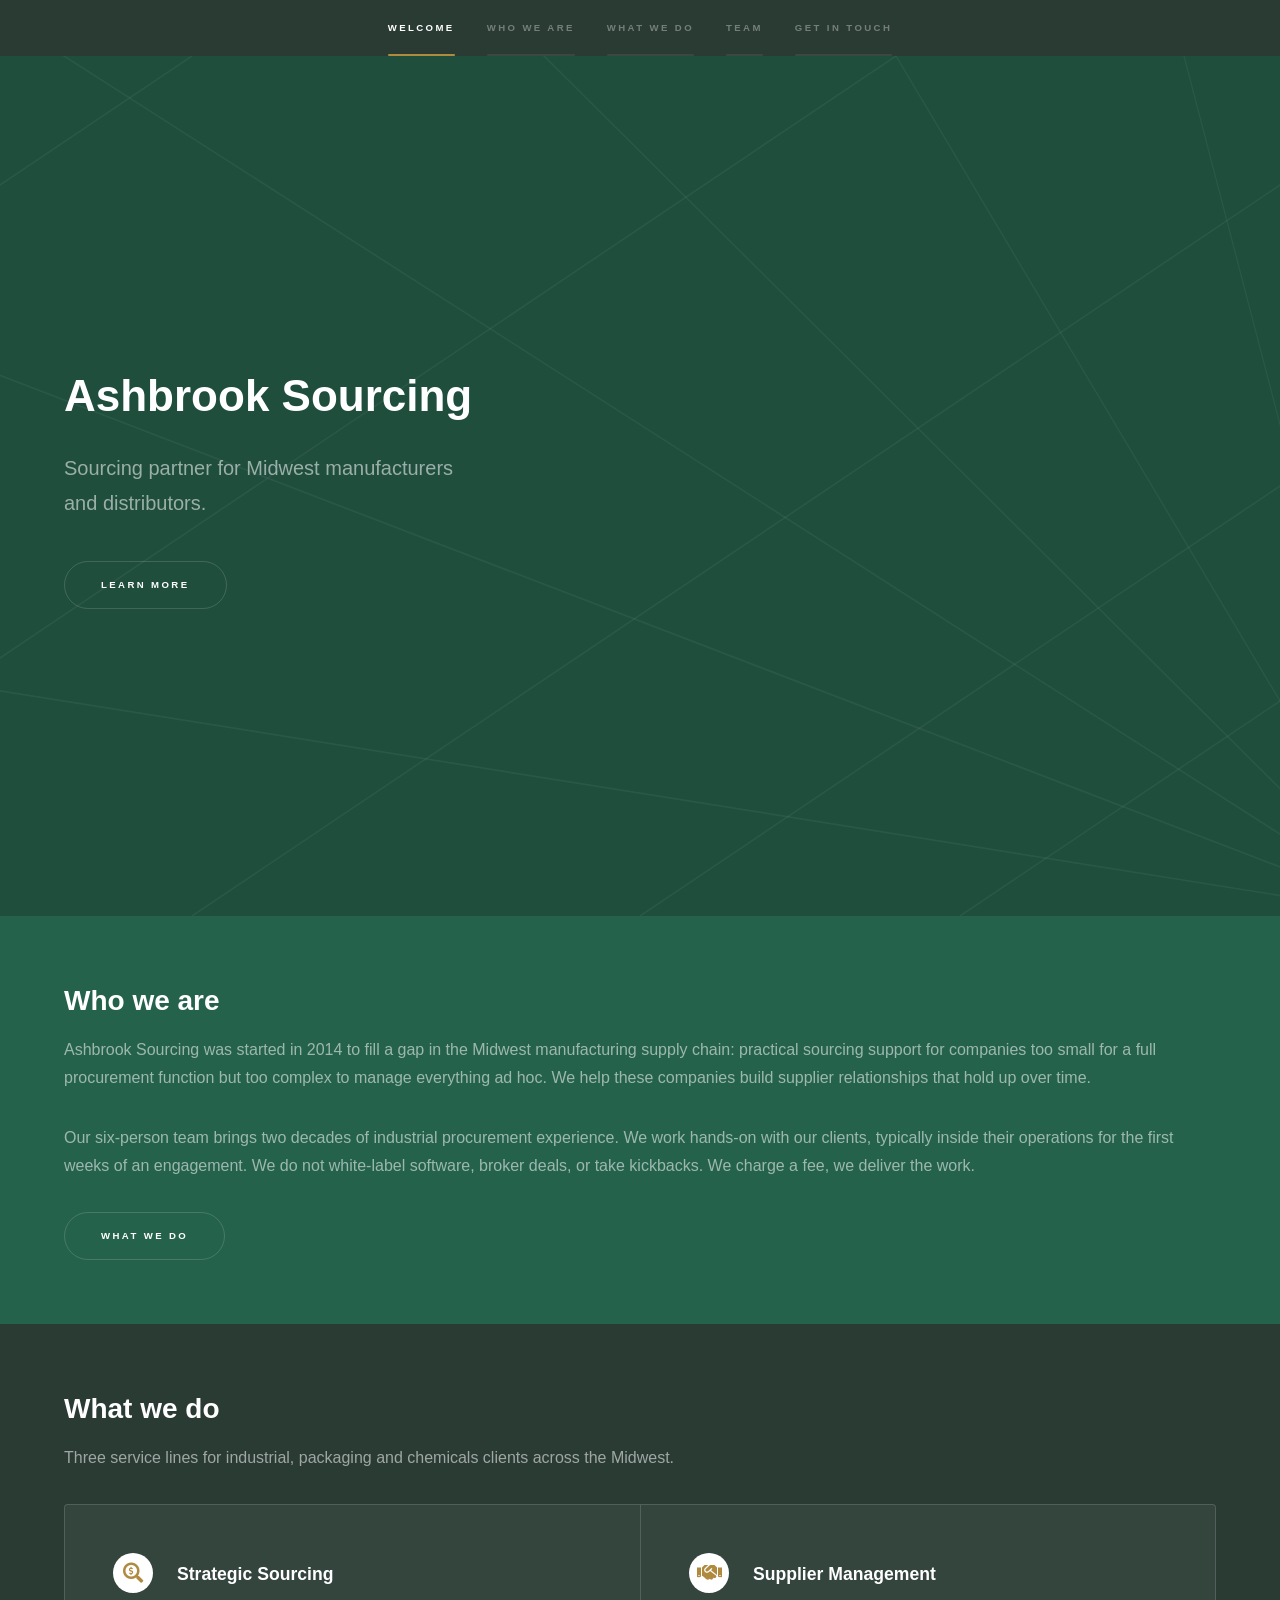
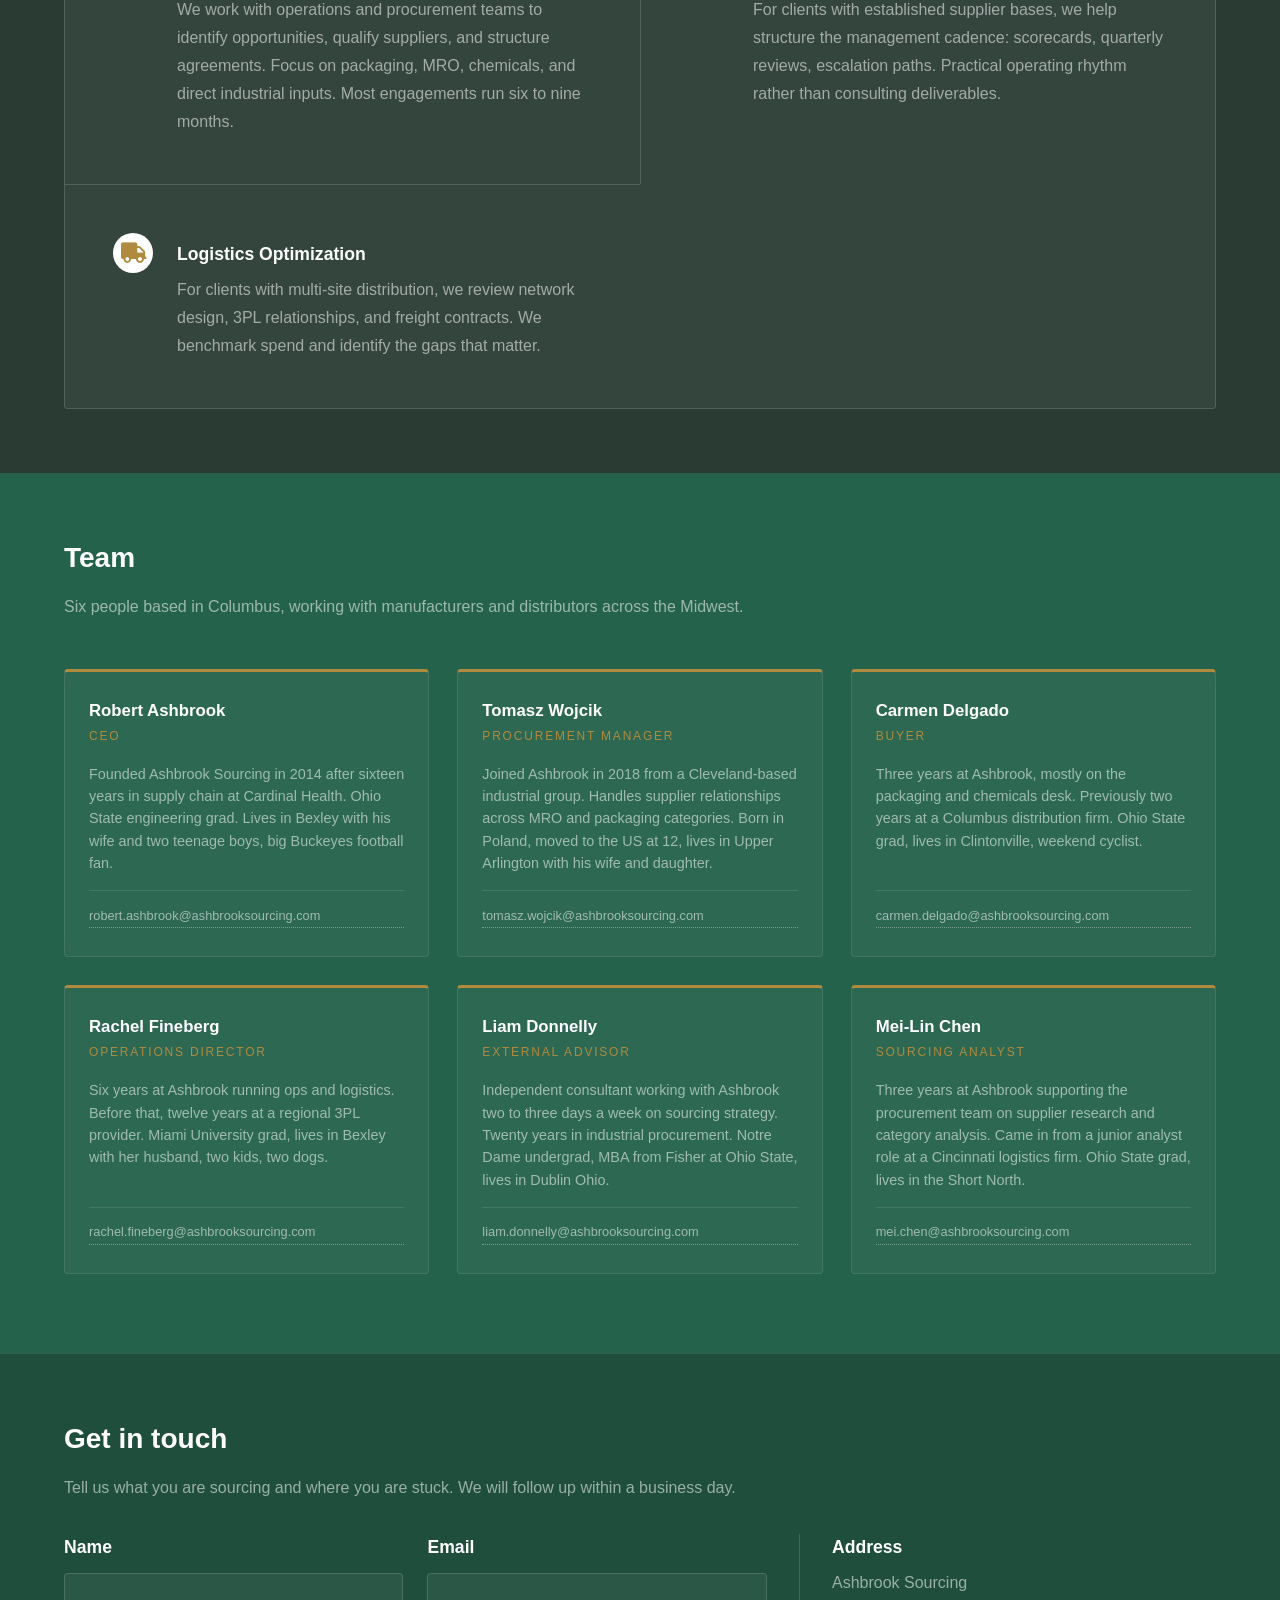
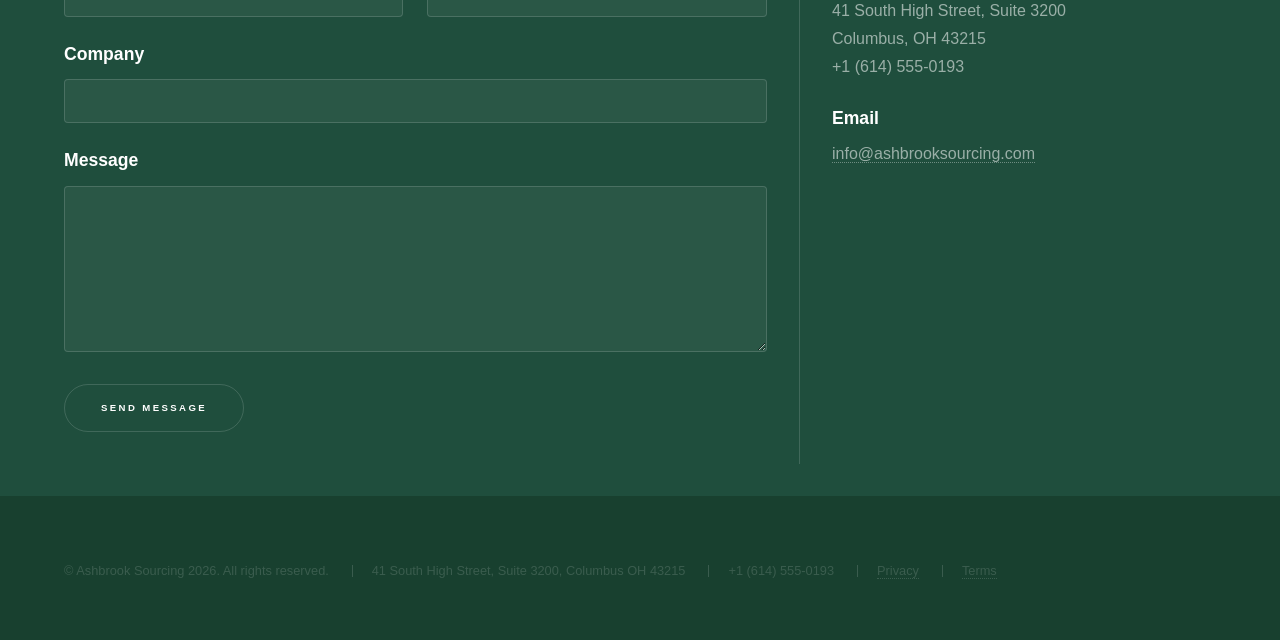
<file: index.html>
<!DOCTYPE HTML>
<html lang="en">
	<head>
		<title>Ashbrook Sourcing | Sourcing partner for Midwest manufacturers and distributors</title>
		<meta charset="utf-8" />
		<meta name="viewport" content="width=device-width, initial-scale=1, user-scalable=no" />
		<meta name="description" content="Columbus, Ohio B2B sourcing and supply chain firm working with Midwest manufacturers and distributors in industrial, packaging and chemicals." />
		<meta property="og:title" content="Ashbrook Sourcing" />
		<meta property="og:description" content="Sourcing partner for Midwest manufacturers and distributors." />
		<meta property="og:url" content="https://ashbrooksourcing.com" />
		<meta property="og:type" content="website" />
		<meta property="og:image" content="https://ashbrooksourcing.com/og-image.png" />
		<meta property="og:image:width" content="1200" />
		<meta property="og:image:height" content="630" />
		<meta property="og:image:alt" content="Ashbrook Sourcing — B2B sourcing for Midwest manufacturers" />
		<link rel="icon" href="favicon.svg" type="image/svg+xml" />
		<link rel="stylesheet" href="assets/css/main.css" />
		<noscript><link rel="stylesheet" href="assets/css/noscript.css" /></noscript>
	</head>
	<body class="is-preload">

		<!-- Sidebar -->
			<section id="sidebar">
				<div class="inner">
					<nav>
						<ul>
							<li><a href="#intro">Welcome</a></li>
							<li><a href="#one">Who we are</a></li>
							<li><a href="#two">What we do</a></li>
							<li><a href="#team">Team</a></li>
							<li><a href="#three">Get in touch</a></li>
						</ul>
					</nav>
				</div>
			</section>

		<!-- Wrapper -->
			<div id="wrapper">

				<!-- Intro -->
					<section id="intro" class="wrapper style1 fullscreen fade-up">
						<div class="inner">
							<h1>Ashbrook Sourcing</h1>
							<p>Sourcing partner for Midwest manufacturers<br />
							and distributors.</p>
							<ul class="actions">
								<li><a href="#one" class="button scrolly">Learn more</a></li>
							</ul>
						</div>
					</section>

				<!-- One -->
					<section id="one" class="wrapper style2 fade-up">
						<div class="inner">
							<h2>Who we are</h2>
							<p>Ashbrook Sourcing was started in 2014 to fill a gap in the Midwest manufacturing supply chain: practical sourcing support for companies too small for a full procurement function but too complex to manage everything ad hoc. We help these companies build supplier relationships that hold up over time.</p>
							<p>Our six-person team brings two decades of industrial procurement experience. We work hands-on with our clients, typically inside their operations for the first weeks of an engagement. We do not white-label software, broker deals, or take kickbacks. We charge a fee, we deliver the work.</p>
							<ul class="actions">
								<li><a href="#two" class="button">What we do</a></li>
							</ul>
						</div>
					</section>

				<!-- Two -->
					<section id="two" class="wrapper style3 fade-up">
						<div class="inner">
							<h2>What we do</h2>
							<p>Three service lines for industrial, packaging and chemicals clients across the Midwest.</p>
							<div class="features">
								<section>
									<span class="icon solid major fa-search-dollar"></span>
									<h3>Strategic Sourcing</h3>
									<p>We work with operations and procurement teams to identify opportunities, qualify suppliers, and structure agreements. Focus on packaging, MRO, chemicals, and direct industrial inputs. Most engagements run six to nine months.</p>
								</section>
								<section>
									<span class="icon solid major fa-handshake"></span>
									<h3>Supplier Management</h3>
									<p>For clients with established supplier bases, we help structure the management cadence: scorecards, quarterly reviews, escalation paths. Practical operating rhythm rather than consulting deliverables.</p>
								</section>
								<section>
									<span class="icon solid major fa-truck"></span>
									<h3>Logistics Optimization</h3>
									<p>For clients with multi-site distribution, we review network design, 3PL relationships, and freight contracts. We benchmark spend and identify the gaps that matter.</p>
								</section>
							</div>
						</div>
					</section>

				<!-- Team -->
					<section id="team" class="wrapper style2 fade-up">
						<div class="inner">
							<h2>Team</h2>
							<p>Six people based in Columbus, working with manufacturers and distributors across the Midwest.</p>
							<div id="team-grid">
								<div class="member">
									<h3>Robert Ashbrook</h3>
									<span class="role">CEO</span>
									<p class="bio">Founded Ashbrook Sourcing in 2014 after sixteen years in supply chain at Cardinal Health. Ohio State engineering grad. Lives in Bexley with his wife and two teenage boys, big Buckeyes football fan.</p>
									<a class="email" href="mailto:robert.ashbrook@ashbrooksourcing.com">robert.ashbrook@ashbrooksourcing.com</a>
								</div>
								<div class="member">
									<h3>Tomasz Wojcik</h3>
									<span class="role">Procurement Manager</span>
									<p class="bio">Joined Ashbrook in 2018 from a Cleveland-based industrial group. Handles supplier relationships across MRO and packaging categories. Born in Poland, moved to the US at 12, lives in Upper Arlington with his wife and daughter.</p>
									<a class="email" href="mailto:tomasz.wojcik@ashbrooksourcing.com">tomasz.wojcik@ashbrooksourcing.com</a>
								</div>
								<div class="member">
									<h3>Carmen Delgado</h3>
									<span class="role">Buyer</span>
									<p class="bio">Three years at Ashbrook, mostly on the packaging and chemicals desk. Previously two years at a Columbus distribution firm. Ohio State grad, lives in Clintonville, weekend cyclist.</p>
									<a class="email" href="mailto:carmen.delgado@ashbrooksourcing.com">carmen.delgado@ashbrooksourcing.com</a>
								</div>
								<div class="member">
									<h3>Rachel Fineberg</h3>
									<span class="role">Operations Director</span>
									<p class="bio">Six years at Ashbrook running ops and logistics. Before that, twelve years at a regional 3PL provider. Miami University grad, lives in Bexley with her husband, two kids, two dogs.</p>
									<a class="email" href="mailto:rachel.fineberg@ashbrooksourcing.com">rachel.fineberg@ashbrooksourcing.com</a>
								</div>
								<div class="member">
									<h3>Liam Donnelly</h3>
									<span class="role">External Advisor</span>
									<p class="bio">Independent consultant working with Ashbrook two to three days a week on sourcing strategy. Twenty years in industrial procurement. Notre Dame undergrad, MBA from Fisher at Ohio State, lives in Dublin Ohio.</p>
									<a class="email" href="mailto:liam.donnelly@ashbrooksourcing.com">liam.donnelly@ashbrooksourcing.com</a>
								</div>
								<div class="member">
									<h3>Mei-Lin Chen</h3>
									<span class="role">Sourcing Analyst</span>
									<p class="bio">Three years at Ashbrook supporting the procurement team on supplier research and category analysis. Came in from a junior analyst role at a Cincinnati logistics firm. Ohio State grad, lives in the Short North.</p>
									<a class="email" href="mailto:mei.chen@ashbrooksourcing.com">mei.chen@ashbrooksourcing.com</a>
								</div>
							</div>
						</div>
					</section>

				<!-- Three -->
					<section id="three" class="wrapper style1 fade-up">
						<div class="inner">
							<h2>Get in touch</h2>
							<p>Tell us what you are sourcing and where you are stuck. We will follow up within a business day.</p>
							<div class="split style1">
								<section>
									<form method="post" action="#" onsubmit="alert('To get in touch with Ashbrook Sourcing, please email info@ashbrooksourcing.com. Replies typically come within one business day.'); return false;">
										<div class="fields">
											<div class="field half">
												<label for="name">Name</label>
												<input type="text" name="name" id="name" />
											</div>
											<div class="field half">
												<label for="email">Email</label>
												<input type="email" name="email" id="email" />
											</div>
											<div class="field">
												<label for="company">Company</label>
												<input type="text" name="company" id="company" />
											</div>
											<div class="field">
												<label for="message">Message</label>
												<textarea name="message" id="message" rows="5"></textarea>
											</div>
										</div>
										<ul class="actions">
											<li><input type="submit" value="Send message" class="button submit" /></li>
										</ul>
									</form>
								</section>
								<section>
									<ul class="contact">
										<li>
											<h3>Address</h3>
											<span>Ashbrook Sourcing<br />
											41 South High Street, Suite 3200<br />
											Columbus, OH 43215<br />
											+1 (614) 555-0193</span>
										</li>
										<li>
											<h3>Email</h3>
											<a href="mailto:info@ashbrooksourcing.com">info@ashbrooksourcing.com</a>
										</li>
									</ul>
								</section>
							</div>
						</div>
					</section>

			</div>

		<!-- Footer -->
			<footer id="footer" class="wrapper style1-alt">
				<div class="inner">
					<ul class="menu">
						<li>&copy; Ashbrook Sourcing 2026. All rights reserved.</li>
						<li>41 South High Street, Suite 3200, Columbus OH 43215</li>
						<li>+1 (614) 555-0193</li>
						<li><a href="privacy.html">Privacy</a></li>
						<li><a href="terms.html">Terms</a></li>
					</ul>
				</div>
			</footer>

		<!-- Scripts -->
			<script src="assets/js/jquery.min.js"></script>
			<script src="assets/js/jquery.scrollex.min.js"></script>
			<script src="assets/js/jquery.scrolly.min.js"></script>
			<script src="assets/js/browser.min.js"></script>
			<script src="assets/js/breakpoints.min.js"></script>
			<script src="assets/js/util.js"></script>
			<script src="assets/js/main.js"></script>

	</body>
</html>
</file>
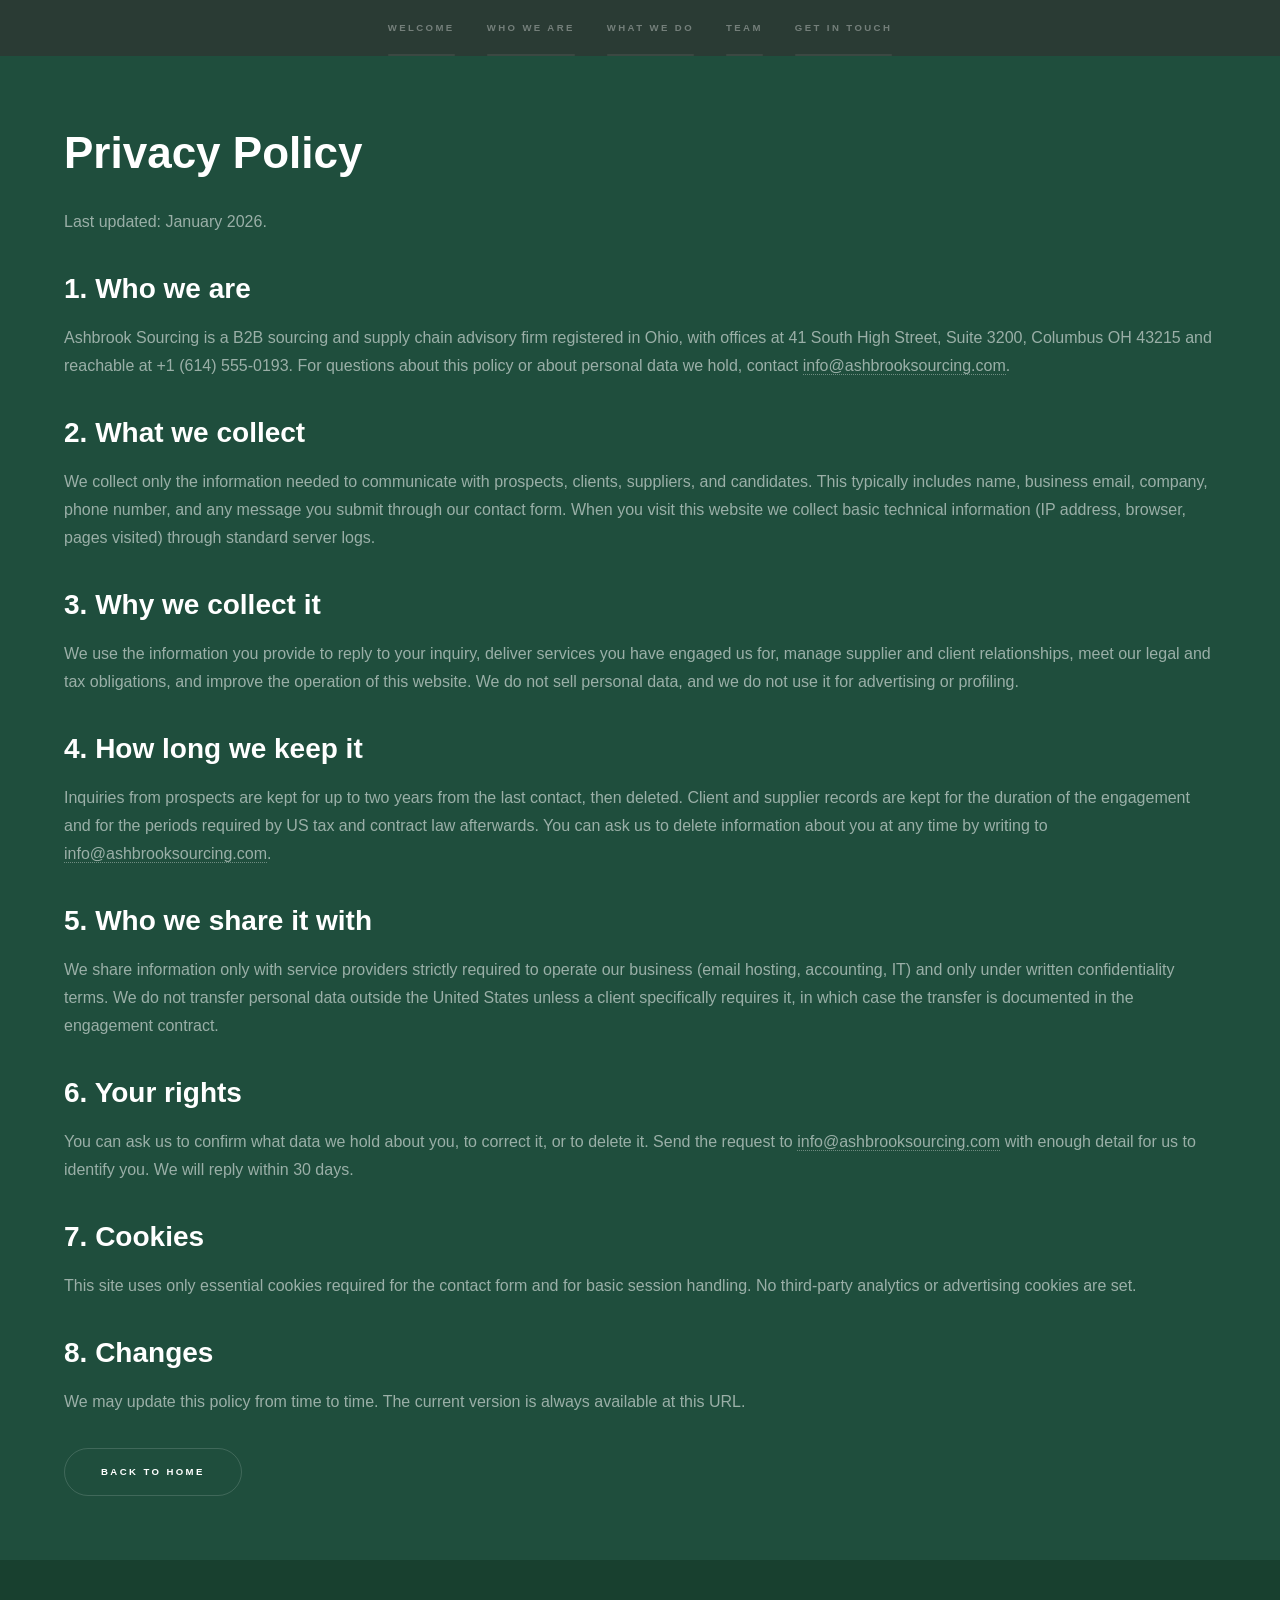
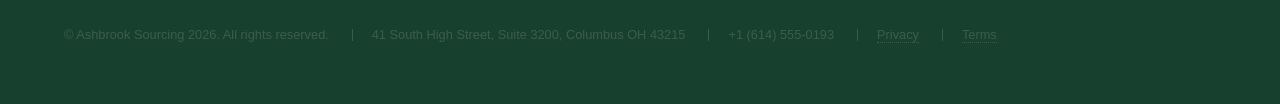
<file: privacy.html>
<!DOCTYPE HTML>
<html lang="en">
	<head>
		<title>Privacy Policy | Ashbrook Sourcing</title>
		<meta charset="utf-8" />
		<meta name="viewport" content="width=device-width, initial-scale=1, user-scalable=no" />
		<meta name="description" content="How Ashbrook Sourcing collects, uses and retains personal data submitted through this website or shared during a client engagement." />
		<meta property="og:title" content="Privacy Policy | Ashbrook Sourcing" />
		<meta property="og:description" content="How Ashbrook Sourcing collects, uses and retains personal data." />
		<meta property="og:url" content="https://ashbrooksourcing.com/privacy.html" />
		<meta property="og:type" content="website" />
		<meta property="og:image" content="https://ashbrooksourcing.com/og-image.png" />
		<meta property="og:image:width" content="1200" />
		<meta property="og:image:height" content="630" />
		<meta property="og:image:alt" content="Ashbrook Sourcing — B2B sourcing for Midwest manufacturers" />
		<link rel="icon" href="favicon.svg" type="image/svg+xml" />
		<link rel="stylesheet" href="assets/css/main.css" />
		<noscript><link rel="stylesheet" href="assets/css/noscript.css" /></noscript>
	</head>
	<body class="is-preload">

		<!-- Sidebar -->
			<section id="sidebar">
				<div class="inner">
					<nav>
						<ul>
							<li><a href="index.html#intro">Welcome</a></li>
							<li><a href="index.html#one">Who we are</a></li>
							<li><a href="index.html#two">What we do</a></li>
							<li><a href="index.html#team">Team</a></li>
							<li><a href="index.html#three">Get in touch</a></li>
						</ul>
					</nav>
				</div>
			</section>

		<!-- Wrapper -->
			<div id="wrapper">

				<section class="wrapper style1 fade-up">
					<div class="inner">
						<h1>Privacy Policy</h1>
						<p>Last updated: January 2026.</p>

						<h2>1. Who we are</h2>
						<p>Ashbrook Sourcing is a B2B sourcing and supply chain advisory firm registered in Ohio, with offices at 41 South High Street, Suite 3200, Columbus OH 43215 and reachable at +1 (614) 555-0193. For questions about this policy or about personal data we hold, contact <a href="mailto:info@ashbrooksourcing.com">info@ashbrooksourcing.com</a>.</p>

						<h2>2. What we collect</h2>
						<p>We collect only the information needed to communicate with prospects, clients, suppliers, and candidates. This typically includes name, business email, company, phone number, and any message you submit through our contact form. When you visit this website we collect basic technical information (IP address, browser, pages visited) through standard server logs.</p>

						<h2>3. Why we collect it</h2>
						<p>We use the information you provide to reply to your inquiry, deliver services you have engaged us for, manage supplier and client relationships, meet our legal and tax obligations, and improve the operation of this website. We do not sell personal data, and we do not use it for advertising or profiling.</p>

						<h2>4. How long we keep it</h2>
						<p>Inquiries from prospects are kept for up to two years from the last contact, then deleted. Client and supplier records are kept for the duration of the engagement and for the periods required by US tax and contract law afterwards. You can ask us to delete information about you at any time by writing to <a href="mailto:info@ashbrooksourcing.com">info@ashbrooksourcing.com</a>.</p>

						<h2>5. Who we share it with</h2>
						<p>We share information only with service providers strictly required to operate our business (email hosting, accounting, IT) and only under written confidentiality terms. We do not transfer personal data outside the United States unless a client specifically requires it, in which case the transfer is documented in the engagement contract.</p>

						<h2>6. Your rights</h2>
						<p>You can ask us to confirm what data we hold about you, to correct it, or to delete it. Send the request to <a href="mailto:info@ashbrooksourcing.com">info@ashbrooksourcing.com</a> with enough detail for us to identify you. We will reply within 30 days.</p>

						<h2>7. Cookies</h2>
						<p>This site uses only essential cookies required for the contact form and for basic session handling. No third-party analytics or advertising cookies are set.</p>

						<h2>8. Changes</h2>
						<p>We may update this policy from time to time. The current version is always available at this URL.</p>

						<ul class="actions">
							<li><a href="index.html" class="button">Back to home</a></li>
						</ul>
					</div>
				</section>

			</div>

		<!-- Footer -->
			<footer id="footer" class="wrapper style1-alt">
				<div class="inner">
					<ul class="menu">
						<li>&copy; Ashbrook Sourcing 2026. All rights reserved.</li>
						<li>41 South High Street, Suite 3200, Columbus OH 43215</li>
						<li>+1 (614) 555-0193</li>
						<li><a href="privacy.html">Privacy</a></li>
						<li><a href="terms.html">Terms</a></li>
					</ul>
				</div>
			</footer>

		<script src="assets/js/jquery.min.js"></script>
		<script src="assets/js/jquery.scrollex.min.js"></script>
		<script src="assets/js/jquery.scrolly.min.js"></script>
		<script src="assets/js/browser.min.js"></script>
		<script src="assets/js/breakpoints.min.js"></script>
		<script src="assets/js/util.js"></script>
		<script src="assets/js/main.js"></script>
	</body>
</html>
</file>
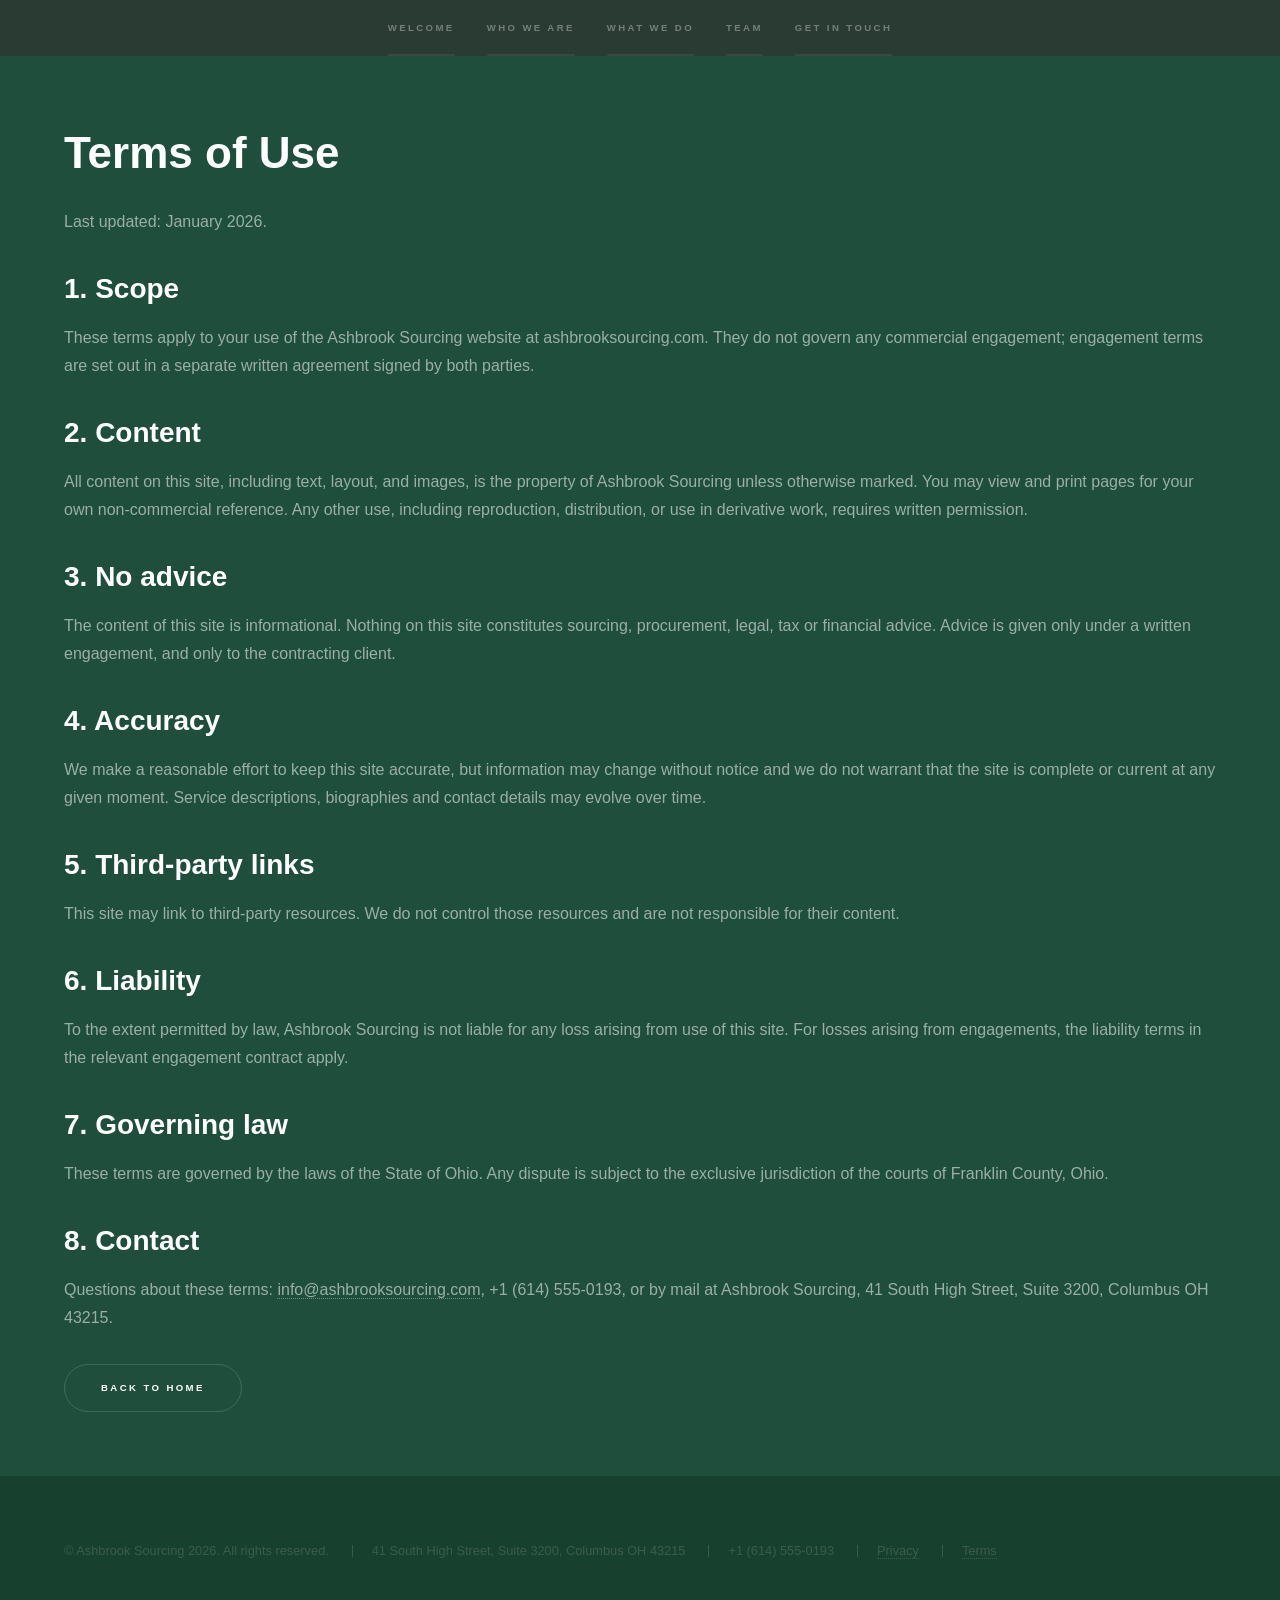
<file: terms.html>
<!DOCTYPE HTML>
<html lang="en">
	<head>
		<title>Terms of Use | Ashbrook Sourcing</title>
		<meta charset="utf-8" />
		<meta name="viewport" content="width=device-width, initial-scale=1, user-scalable=no" />
		<meta name="description" content="Terms of use for the Ashbrook Sourcing website. Commercial engagement terms are set out in separate written agreements." />
		<meta property="og:title" content="Terms of Use | Ashbrook Sourcing" />
		<meta property="og:description" content="Terms of use for the Ashbrook Sourcing website." />
		<meta property="og:url" content="https://ashbrooksourcing.com/terms.html" />
		<meta property="og:type" content="website" />
		<meta property="og:image" content="https://ashbrooksourcing.com/og-image.png" />
		<meta property="og:image:width" content="1200" />
		<meta property="og:image:height" content="630" />
		<meta property="og:image:alt" content="Ashbrook Sourcing — B2B sourcing for Midwest manufacturers" />
		<link rel="icon" href="favicon.svg" type="image/svg+xml" />
		<link rel="stylesheet" href="assets/css/main.css" />
		<noscript><link rel="stylesheet" href="assets/css/noscript.css" /></noscript>
	</head>
	<body class="is-preload">

		<!-- Sidebar -->
			<section id="sidebar">
				<div class="inner">
					<nav>
						<ul>
							<li><a href="index.html#intro">Welcome</a></li>
							<li><a href="index.html#one">Who we are</a></li>
							<li><a href="index.html#two">What we do</a></li>
							<li><a href="index.html#team">Team</a></li>
							<li><a href="index.html#three">Get in touch</a></li>
						</ul>
					</nav>
				</div>
			</section>

		<!-- Wrapper -->
			<div id="wrapper">

				<section class="wrapper style1 fade-up">
					<div class="inner">
						<h1>Terms of Use</h1>
						<p>Last updated: January 2026.</p>

						<h2>1. Scope</h2>
						<p>These terms apply to your use of the Ashbrook Sourcing website at ashbrooksourcing.com. They do not govern any commercial engagement; engagement terms are set out in a separate written agreement signed by both parties.</p>

						<h2>2. Content</h2>
						<p>All content on this site, including text, layout, and images, is the property of Ashbrook Sourcing unless otherwise marked. You may view and print pages for your own non-commercial reference. Any other use, including reproduction, distribution, or use in derivative work, requires written permission.</p>

						<h2>3. No advice</h2>
						<p>The content of this site is informational. Nothing on this site constitutes sourcing, procurement, legal, tax or financial advice. Advice is given only under a written engagement, and only to the contracting client.</p>

						<h2>4. Accuracy</h2>
						<p>We make a reasonable effort to keep this site accurate, but information may change without notice and we do not warrant that the site is complete or current at any given moment. Service descriptions, biographies and contact details may evolve over time.</p>

						<h2>5. Third-party links</h2>
						<p>This site may link to third-party resources. We do not control those resources and are not responsible for their content.</p>

						<h2>6. Liability</h2>
						<p>To the extent permitted by law, Ashbrook Sourcing is not liable for any loss arising from use of this site. For losses arising from engagements, the liability terms in the relevant engagement contract apply.</p>

						<h2>7. Governing law</h2>
						<p>These terms are governed by the laws of the State of Ohio. Any dispute is subject to the exclusive jurisdiction of the courts of Franklin County, Ohio.</p>

						<h2>8. Contact</h2>
						<p>Questions about these terms: <a href="mailto:info@ashbrooksourcing.com">info@ashbrooksourcing.com</a>, +1 (614) 555-0193, or by mail at Ashbrook Sourcing, 41 South High Street, Suite 3200, Columbus OH 43215.</p>

						<ul class="actions">
							<li><a href="index.html" class="button">Back to home</a></li>
						</ul>
					</div>
				</section>

			</div>

		<!-- Footer -->
			<footer id="footer" class="wrapper style1-alt">
				<div class="inner">
					<ul class="menu">
						<li>&copy; Ashbrook Sourcing 2026. All rights reserved.</li>
						<li>41 South High Street, Suite 3200, Columbus OH 43215</li>
						<li>+1 (614) 555-0193</li>
						<li><a href="privacy.html">Privacy</a></li>
						<li><a href="terms.html">Terms</a></li>
					</ul>
				</div>
			</footer>

		<script src="assets/js/jquery.min.js"></script>
		<script src="assets/js/jquery.scrollex.min.js"></script>
		<script src="assets/js/jquery.scrolly.min.js"></script>
		<script src="assets/js/browser.min.js"></script>
		<script src="assets/js/breakpoints.min.js"></script>
		<script src="assets/js/util.js"></script>
		<script src="assets/js/main.js"></script>
	</body>
</html>
</file>
<file: assets/css/noscript.css>
/*
	Ashbrook Sourcing
	No-script fallback styles
*/

/* Spotlights */

	.spotlights > section > .image:before {
		opacity: 0 !important;
	}

	.spotlights > section > .content > .inner {
		-moz-transform: none !important;
		-webkit-transform: none !important;
		-ms-transform: none !important;
		transform: none !important;
		opacity: 1 !important;
	}

/* Wrapper */

	.wrapper > .inner {
		opacity: 1 !important;
		-moz-transform: none !important;
		-webkit-transform: none !important;
		-ms-transform: none !important;
		transform: none !important;
	}

/* Sidebar */

	#sidebar > .inner {
		opacity: 1 !important;
	}

	#sidebar nav > ul > li {
		-moz-transform: none !important;
		-webkit-transform: none !important;
		-ms-transform: none !important;
		transform: none !important;
		opacity: 1 !important;
	}
</file>
<file: assets/css/main.css>
@import url(fontawesome-all.min.css);

/*
	Ashbrook Sourcing
	Site styles
*/

html, body, div, span, applet, object,
iframe, h1, h2, h3, h4, h5, h6, p, blockquote,
pre, a, abbr, acronym, address, big, cite,
code, del, dfn, em, img, ins, kbd, q, s, samp,
small, strike, strong, sub, sup, tt, var, b,
u, i, center, dl, dt, dd, ol, ul, li, fieldset,
form, label, legend, table, caption, tbody,
tfoot, thead, tr, th, td, article, aside,
canvas, details, embed, figure, figcaption,
footer, header, hgroup, menu, nav, output, ruby,
section, summary, time, mark, audio, video {
	margin: 0;
	padding: 0;
	border: 0;
	font-size: 100%;
	font: inherit;
	vertical-align: baseline;}

article, aside, details, figcaption, figure,
footer, header, hgroup, menu, nav, section {
	display: block;}

body {
	line-height: 1;
}

ol, ul {
	list-style: none;
}

blockquote, q {
	quotes: none;
}

	blockquote:before, blockquote:after, q:before, q:after {
		content: '';
		content: none;
	}

table {
	border-collapse: collapse;
	border-spacing: 0;
}

body {
	-webkit-text-size-adjust: none;
}

mark {
	background-color: transparent;
	color: inherit;
}

input::-moz-focus-inner {
	border: 0;
	padding: 0;
}

input, select, textarea {
	-moz-appearance: none;
	-webkit-appearance: none;
	-ms-appearance: none;
	appearance: none;
}

/* Basic */

	@-ms-viewport {
		width: device-width;
	}

	body {
		-ms-overflow-style: scrollbar;
	}

	@media screen and (max-width: 480px) {

		html, body {
			min-width: 320px;
		}

	}

	html {
		box-sizing: border-box;
	}

	*, *:before, *:after {
		box-sizing: inherit;
	}

	body {
		background: #2a3b34;
	}

		body.is-preload *, body.is-preload *:before, body.is-preload *:after {
			-moz-animation: none !important;
			-webkit-animation: none !important;
			-ms-animation: none !important;
			animation: none !important;
			-moz-transition: none !important;
			-webkit-transition: none !important;
			-ms-transition: none !important;
			transition: none !important;
		}

/* Type */

	body, input, select, textarea {
		color: rgba(255, 255, 255, 0.55);
		font-family: Arial, Helvetica, sans-serif;
		font-size: 16.5pt;
		font-weight: normal;
		line-height: 1.75;
	}

		@media screen and (max-width: 1680px) {

			body, input, select, textarea {
				font-size: 13pt;
			}

		}

		@media screen and (max-width: 1280px) {

			body, input, select, textarea {
				font-size: 12pt;
			}

		}

		@media screen and (max-width: 360px) {

			body, input, select, textarea {
				font-size: 11pt;
			}

		}

	a {
		-moz-transition: color 0.2s ease, border-bottom-color 0.2s ease;
		-webkit-transition: color 0.2s ease, border-bottom-color 0.2s ease;
		-ms-transition: color 0.2s ease, border-bottom-color 0.2s ease;
		transition: color 0.2s ease, border-bottom-color 0.2s ease;
		border-bottom: dotted 1px rgba(255, 255, 255, 0.35);
		color: inherit;
		text-decoration: none;
	}

		a:hover {
			border-bottom-color: transparent;
			color: #ffffff;
		}

	strong, b {
		color: #ffffff;
		font-weight: bold;
	}

	em, i {
		font-style: italic;
	}

	p {
		margin: 0 0 2em 0;
	}

	h1, h2, h3, h4, h5, h6 {
		color: #ffffff;
		font-weight: bold;
		line-height: 1.5;
		margin: 0 0 0.5em 0;
	}

		h1 a, h2 a, h3 a, h4 a, h5 a, h6 a {
			color: inherit;
			text-decoration: none;
		}

	h1 {
		font-size: 2.75em;
	}

		h1.major {
			margin: 0 0 1.3em 0;
			position: relative;
			padding-bottom: 0.35em;
		}

			h1.major:after {
				background-image: -moz-linear-gradient(to right, #1f4e3d, #b08a3e);
				background-image: -webkit-linear-gradient(to right, #1f4e3d, #b08a3e);
				background-image: -ms-linear-gradient(to right, #1f4e3d, #b08a3e);
				background-image: linear-gradient(to right, #1f4e3d, #b08a3e);
				-moz-transition: max-width 0.2s ease;
				-webkit-transition: max-width 0.2s ease;
				-ms-transition: max-width 0.2s ease;
				transition: max-width 0.2s ease;
				border-radius: 0.2em;
				bottom: 0;
				content: '';
				height: 0.05em;
				position: absolute;
				right: 0;
				width: 100%;
			}

	h2 {
		font-size: 1.75em;
	}

	h3 {
		font-size: 1.1em;
	}

	h4 {
		font-size: 1em;
	}

	h5 {
		font-size: 0.8em;
	}

	h6 {
		font-size: 0.6em;
	}

	@media screen and (max-width: 736px) {

		h1 {
			font-size: 2em;
		}

		h2 {
			font-size: 1.25em;
		}

		h3 {
			font-size: 1em;
		}

		h4 {
			font-size: 0.8em;
		}

		h5 {
			font-size: 0.6em;
		}

		h6 {
			font-size: 0.6em;
		}

	}

	sub {
		font-size: 0.8em;
		position: relative;
		top: 0.5em;
	}

	sup {
		font-size: 0.8em;
		position: relative;
		top: -0.5em;
	}

	blockquote {
		border-left: solid 4px rgba(255, 255, 255, 0.15);
		font-style: italic;
		margin: 0 0 2em 0;
		padding: 0.5em 0 0.5em 2em;
	}

	code {
		background: rgba(255, 255, 255, 0.05);
		border-radius: 0.25em;
		border: solid 1px rgba(255, 255, 255, 0.15);
		font-family: "Courier New", monospace;
		font-size: 0.9em;
		margin: 0 0.25em;
		padding: 0.25em 0.65em;
	}

	pre {
		-webkit-overflow-scrolling: touch;
		font-family: "Courier New", monospace;
		font-size: 0.9em;
		margin: 0 0 2em 0;
	}

		pre code {
			display: block;
			line-height: 1.75em;
			padding: 1em 1.5em;
			overflow-x: auto;
		}

	hr {
		border: 0;
		border-bottom: solid 1px rgba(255, 255, 255, 0.15);
		margin: 2em 0;
	}

		hr.major {
			margin: 3em 0;
		}

	.align-left {
		text-align: left;
	}

	.align-center {
		text-align: center;
	}

	.align-right {
		text-align: right;
	}

/* Row */

	.row {
		display: flex;
		flex-wrap: wrap;
		box-sizing: border-box;
		align-items: stretch;
	}

		.row > * {
			box-sizing: border-box;
		}

		.row.gtr-uniform > * > :last-child {
			margin-bottom: 0;
		}

		.row.aln-left {
			justify-content: flex-start;
		}

		.row.aln-center {
			justify-content: center;
		}

		.row.aln-right {
			justify-content: flex-end;
		}

		.row.aln-top {
			align-items: flex-start;
		}

		.row.aln-middle {
			align-items: center;
		}

		.row.aln-bottom {
			align-items: flex-end;
		}

		.row > .imp {
			order: -1;
		}

		.row > .col-1 {
			width: 8.33333%;
		}

		.row > .off-1 {
			margin-left: 8.33333%;
		}

		.row > .col-2 {
			width: 16.66667%;
		}

		.row > .off-2 {
			margin-left: 16.66667%;
		}

		.row > .col-3 {
			width: 25%;
		}

		.row > .off-3 {
			margin-left: 25%;
		}

		.row > .col-4 {
			width: 33.33333%;
		}

		.row > .off-4 {
			margin-left: 33.33333%;
		}

		.row > .col-5 {
			width: 41.66667%;
		}

		.row > .off-5 {
			margin-left: 41.66667%;
		}

		.row > .col-6 {
			width: 50%;
		}

		.row > .off-6 {
			margin-left: 50%;
		}

		.row > .col-7 {
			width: 58.33333%;
		}

		.row > .off-7 {
			margin-left: 58.33333%;
		}

		.row > .col-8 {
			width: 66.66667%;
		}

		.row > .off-8 {
			margin-left: 66.66667%;
		}

		.row > .col-9 {
			width: 75%;
		}

		.row > .off-9 {
			margin-left: 75%;
		}

		.row > .col-10 {
			width: 83.33333%;
		}

		.row > .off-10 {
			margin-left: 83.33333%;
		}

		.row > .col-11 {
			width: 91.66667%;
		}

		.row > .off-11 {
			margin-left: 91.66667%;
		}

		.row > .col-12 {
			width: 100%;
		}

		.row > .off-12 {
			margin-left: 100%;
		}

		.row.gtr-0 {
			margin-top: 0;
			margin-left: 0em;
		}

			.row.gtr-0 > * {
				padding: 0 0 0 0em;
			}

			.row.gtr-0.gtr-uniform {
				margin-top: 0em;
			}

				.row.gtr-0.gtr-uniform > * {
					padding-top: 0em;
				}

		.row.gtr-25 {
			margin-top: 0;
			margin-left: -0.375em;
		}

			.row.gtr-25 > * {
				padding: 0 0 0 0.375em;
			}

			.row.gtr-25.gtr-uniform {
				margin-top: -0.375em;
			}

				.row.gtr-25.gtr-uniform > * {
					padding-top: 0.375em;
				}

		.row.gtr-50 {
			margin-top: 0;
			margin-left: -0.75em;
		}

			.row.gtr-50 > * {
				padding: 0 0 0 0.75em;
			}

			.row.gtr-50.gtr-uniform {
				margin-top: -0.75em;
			}

				.row.gtr-50.gtr-uniform > * {
					padding-top: 0.75em;
				}

		.row {
			margin-top: 0;
			margin-left: -1.5em;
		}

			.row > * {
				padding: 0 0 0 1.5em;
			}

			.row.gtr-uniform {
				margin-top: -1.5em;
			}

				.row.gtr-uniform > * {
					padding-top: 1.5em;
				}

		.row.gtr-150 {
			margin-top: 0;
			margin-left: -2.25em;
		}

			.row.gtr-150 > * {
				padding: 0 0 0 2.25em;
			}

			.row.gtr-150.gtr-uniform {
				margin-top: -2.25em;
			}

				.row.gtr-150.gtr-uniform > * {
					padding-top: 2.25em;
				}

		.row.gtr-200 {
			margin-top: 0;
			margin-left: -3em;
		}

			.row.gtr-200 > * {
				padding: 0 0 0 3em;
			}

			.row.gtr-200.gtr-uniform {
				margin-top: -3em;
			}

				.row.gtr-200.gtr-uniform > * {
					padding-top: 3em;
				}

		@media screen and (max-width: 1680px) {

			.row {
				display: flex;
				flex-wrap: wrap;
				box-sizing: border-box;
				align-items: stretch;
			}

				.row > * {
					box-sizing: border-box;
				}

				.row.gtr-uniform > * > :last-child {
					margin-bottom: 0;
				}

				.row.aln-left {
					justify-content: flex-start;
				}

				.row.aln-center {
					justify-content: center;
				}

				.row.aln-right {
					justify-content: flex-end;
				}

				.row.aln-top {
					align-items: flex-start;
				}

				.row.aln-middle {
					align-items: center;
				}

				.row.aln-bottom {
					align-items: flex-end;
				}

				.row > .imp-xlarge {
					order: -1;
				}

				.row > .col-1-xlarge {
					width: 8.33333%;
				}

				.row > .off-1-xlarge {
					margin-left: 8.33333%;
				}

				.row > .col-2-xlarge {
					width: 16.66667%;
				}

				.row > .off-2-xlarge {
					margin-left: 16.66667%;
				}

				.row > .col-3-xlarge {
					width: 25%;
				}

				.row > .off-3-xlarge {
					margin-left: 25%;
				}

				.row > .col-4-xlarge {
					width: 33.33333%;
				}

				.row > .off-4-xlarge {
					margin-left: 33.33333%;
				}

				.row > .col-5-xlarge {
					width: 41.66667%;
				}

				.row > .off-5-xlarge {
					margin-left: 41.66667%;
				}

				.row > .col-6-xlarge {
					width: 50%;
				}

				.row > .off-6-xlarge {
					margin-left: 50%;
				}

				.row > .col-7-xlarge {
					width: 58.33333%;
				}

				.row > .off-7-xlarge {
					margin-left: 58.33333%;
				}

				.row > .col-8-xlarge {
					width: 66.66667%;
				}

				.row > .off-8-xlarge {
					margin-left: 66.66667%;
				}

				.row > .col-9-xlarge {
					width: 75%;
				}

				.row > .off-9-xlarge {
					margin-left: 75%;
				}

				.row > .col-10-xlarge {
					width: 83.33333%;
				}

				.row > .off-10-xlarge {
					margin-left: 83.33333%;
				}

				.row > .col-11-xlarge {
					width: 91.66667%;
				}

				.row > .off-11-xlarge {
					margin-left: 91.66667%;
				}

				.row > .col-12-xlarge {
					width: 100%;
				}

				.row > .off-12-xlarge {
					margin-left: 100%;
				}

				.row.gtr-0 {
					margin-top: 0;
					margin-left: 0em;
				}

					.row.gtr-0 > * {
						padding: 0 0 0 0em;
					}

					.row.gtr-0.gtr-uniform {
						margin-top: 0em;
					}

						.row.gtr-0.gtr-uniform > * {
							padding-top: 0em;
						}

				.row.gtr-25 {
					margin-top: 0;
					margin-left: -0.375em;
				}

					.row.gtr-25 > * {
						padding: 0 0 0 0.375em;
					}

					.row.gtr-25.gtr-uniform {
						margin-top: -0.375em;
					}

						.row.gtr-25.gtr-uniform > * {
							padding-top: 0.375em;
						}

				.row.gtr-50 {
					margin-top: 0;
					margin-left: -0.75em;
				}

					.row.gtr-50 > * {
						padding: 0 0 0 0.75em;
					}

					.row.gtr-50.gtr-uniform {
						margin-top: -0.75em;
					}

						.row.gtr-50.gtr-uniform > * {
							padding-top: 0.75em;
						}

				.row {
					margin-top: 0;
					margin-left: -1.5em;
				}

					.row > * {
						padding: 0 0 0 1.5em;
					}

					.row.gtr-uniform {
						margin-top: -1.5em;
					}

						.row.gtr-uniform > * {
							padding-top: 1.5em;
						}

				.row.gtr-150 {
					margin-top: 0;
					margin-left: -2.25em;
				}

					.row.gtr-150 > * {
						padding: 0 0 0 2.25em;
					}

					.row.gtr-150.gtr-uniform {
						margin-top: -2.25em;
					}

						.row.gtr-150.gtr-uniform > * {
							padding-top: 2.25em;
						}

				.row.gtr-200 {
					margin-top: 0;
					margin-left: -3em;
				}

					.row.gtr-200 > * {
						padding: 0 0 0 3em;
					}

					.row.gtr-200.gtr-uniform {
						margin-top: -3em;
					}

						.row.gtr-200.gtr-uniform > * {
							padding-top: 3em;
						}

		}

		@media screen and (max-width: 1280px) {

			.row {
				display: flex;
				flex-wrap: wrap;
				box-sizing: border-box;
				align-items: stretch;
			}

				.row > * {
					box-sizing: border-box;
				}

				.row.gtr-uniform > * > :last-child {
					margin-bottom: 0;
				}

				.row.aln-left {
					justify-content: flex-start;
				}

				.row.aln-center {
					justify-content: center;
				}

				.row.aln-right {
					justify-content: flex-end;
				}

				.row.aln-top {
					align-items: flex-start;
				}

				.row.aln-middle {
					align-items: center;
				}

				.row.aln-bottom {
					align-items: flex-end;
				}

				.row > .imp-large {
					order: -1;
				}

				.row > .col-1-large {
					width: 8.33333%;
				}

				.row > .off-1-large {
					margin-left: 8.33333%;
				}

				.row > .col-2-large {
					width: 16.66667%;
				}

				.row > .off-2-large {
					margin-left: 16.66667%;
				}

				.row > .col-3-large {
					width: 25%;
				}

				.row > .off-3-large {
					margin-left: 25%;
				}

				.row > .col-4-large {
					width: 33.33333%;
				}

				.row > .off-4-large {
					margin-left: 33.33333%;
				}

				.row > .col-5-large {
					width: 41.66667%;
				}

				.row > .off-5-large {
					margin-left: 41.66667%;
				}

				.row > .col-6-large {
					width: 50%;
				}

				.row > .off-6-large {
					margin-left: 50%;
				}

				.row > .col-7-large {
					width: 58.33333%;
				}

				.row > .off-7-large {
					margin-left: 58.33333%;
				}

				.row > .col-8-large {
					width: 66.66667%;
				}

				.row > .off-8-large {
					margin-left: 66.66667%;
				}

				.row > .col-9-large {
					width: 75%;
				}

				.row > .off-9-large {
					margin-left: 75%;
				}

				.row > .col-10-large {
					width: 83.33333%;
				}

				.row > .off-10-large {
					margin-left: 83.33333%;
				}

				.row > .col-11-large {
					width: 91.66667%;
				}

				.row > .off-11-large {
					margin-left: 91.66667%;
				}

				.row > .col-12-large {
					width: 100%;
				}

				.row > .off-12-large {
					margin-left: 100%;
				}

				.row.gtr-0 {
					margin-top: 0;
					margin-left: 0em;
				}

					.row.gtr-0 > * {
						padding: 0 0 0 0em;
					}

					.row.gtr-0.gtr-uniform {
						margin-top: 0em;
					}

						.row.gtr-0.gtr-uniform > * {
							padding-top: 0em;
						}

				.row.gtr-25 {
					margin-top: 0;
					margin-left: -0.375em;
				}

					.row.gtr-25 > * {
						padding: 0 0 0 0.375em;
					}

					.row.gtr-25.gtr-uniform {
						margin-top: -0.375em;
					}

						.row.gtr-25.gtr-uniform > * {
							padding-top: 0.375em;
						}

				.row.gtr-50 {
					margin-top: 0;
					margin-left: -0.75em;
				}

					.row.gtr-50 > * {
						padding: 0 0 0 0.75em;
					}

					.row.gtr-50.gtr-uniform {
						margin-top: -0.75em;
					}

						.row.gtr-50.gtr-uniform > * {
							padding-top: 0.75em;
						}

				.row {
					margin-top: 0;
					margin-left: -1.5em;
				}

					.row > * {
						padding: 0 0 0 1.5em;
					}

					.row.gtr-uniform {
						margin-top: -1.5em;
					}

						.row.gtr-uniform > * {
							padding-top: 1.5em;
						}

				.row.gtr-150 {
					margin-top: 0;
					margin-left: -2.25em;
				}

					.row.gtr-150 > * {
						padding: 0 0 0 2.25em;
					}

					.row.gtr-150.gtr-uniform {
						margin-top: -2.25em;
					}

						.row.gtr-150.gtr-uniform > * {
							padding-top: 2.25em;
						}

				.row.gtr-200 {
					margin-top: 0;
					margin-left: -3em;
				}

					.row.gtr-200 > * {
						padding: 0 0 0 3em;
					}

					.row.gtr-200.gtr-uniform {
						margin-top: -3em;
					}

						.row.gtr-200.gtr-uniform > * {
							padding-top: 3em;
						}

		}

		@media screen and (max-width: 980px) {

			.row {
				display: flex;
				flex-wrap: wrap;
				box-sizing: border-box;
				align-items: stretch;
			}

				.row > * {
					box-sizing: border-box;
				}

				.row.gtr-uniform > * > :last-child {
					margin-bottom: 0;
				}

				.row.aln-left {
					justify-content: flex-start;
				}

				.row.aln-center {
					justify-content: center;
				}

				.row.aln-right {
					justify-content: flex-end;
				}

				.row.aln-top {
					align-items: flex-start;
				}

				.row.aln-middle {
					align-items: center;
				}

				.row.aln-bottom {
					align-items: flex-end;
				}

				.row > .imp-medium {
					order: -1;
				}

				.row > .col-1-medium {
					width: 8.33333%;
				}

				.row > .off-1-medium {
					margin-left: 8.33333%;
				}

				.row > .col-2-medium {
					width: 16.66667%;
				}

				.row > .off-2-medium {
					margin-left: 16.66667%;
				}

				.row > .col-3-medium {
					width: 25%;
				}

				.row > .off-3-medium {
					margin-left: 25%;
				}

				.row > .col-4-medium {
					width: 33.33333%;
				}

				.row > .off-4-medium {
					margin-left: 33.33333%;
				}

				.row > .col-5-medium {
					width: 41.66667%;
				}

				.row > .off-5-medium {
					margin-left: 41.66667%;
				}

				.row > .col-6-medium {
					width: 50%;
				}

				.row > .off-6-medium {
					margin-left: 50%;
				}

				.row > .col-7-medium {
					width: 58.33333%;
				}

				.row > .off-7-medium {
					margin-left: 58.33333%;
				}

				.row > .col-8-medium {
					width: 66.66667%;
				}

				.row > .off-8-medium {
					margin-left: 66.66667%;
				}

				.row > .col-9-medium {
					width: 75%;
				}

				.row > .off-9-medium {
					margin-left: 75%;
				}

				.row > .col-10-medium {
					width: 83.33333%;
				}

				.row > .off-10-medium {
					margin-left: 83.33333%;
				}

				.row > .col-11-medium {
					width: 91.66667%;
				}

				.row > .off-11-medium {
					margin-left: 91.66667%;
				}

				.row > .col-12-medium {
					width: 100%;
				}

				.row > .off-12-medium {
					margin-left: 100%;
				}

				.row.gtr-0 {
					margin-top: 0;
					margin-left: 0em;
				}

					.row.gtr-0 > * {
						padding: 0 0 0 0em;
					}

					.row.gtr-0.gtr-uniform {
						margin-top: 0em;
					}

						.row.gtr-0.gtr-uniform > * {
							padding-top: 0em;
						}

				.row.gtr-25 {
					margin-top: 0;
					margin-left: -0.375em;
				}

					.row.gtr-25 > * {
						padding: 0 0 0 0.375em;
					}

					.row.gtr-25.gtr-uniform {
						margin-top: -0.375em;
					}

						.row.gtr-25.gtr-uniform > * {
							padding-top: 0.375em;
						}

				.row.gtr-50 {
					margin-top: 0;
					margin-left: -0.75em;
				}

					.row.gtr-50 > * {
						padding: 0 0 0 0.75em;
					}

					.row.gtr-50.gtr-uniform {
						margin-top: -0.75em;
					}

						.row.gtr-50.gtr-uniform > * {
							padding-top: 0.75em;
						}

				.row {
					margin-top: 0;
					margin-left: -1.5em;
				}

					.row > * {
						padding: 0 0 0 1.5em;
					}

					.row.gtr-uniform {
						margin-top: -1.5em;
					}

						.row.gtr-uniform > * {
							padding-top: 1.5em;
						}

				.row.gtr-150 {
					margin-top: 0;
					margin-left: -2.25em;
				}

					.row.gtr-150 > * {
						padding: 0 0 0 2.25em;
					}

					.row.gtr-150.gtr-uniform {
						margin-top: -2.25em;
					}

						.row.gtr-150.gtr-uniform > * {
							padding-top: 2.25em;
						}

				.row.gtr-200 {
					margin-top: 0;
					margin-left: -3em;
				}

					.row.gtr-200 > * {
						padding: 0 0 0 3em;
					}

					.row.gtr-200.gtr-uniform {
						margin-top: -3em;
					}

						.row.gtr-200.gtr-uniform > * {
							padding-top: 3em;
						}

		}

		@media screen and (max-width: 736px) {

			.row {
				display: flex;
				flex-wrap: wrap;
				box-sizing: border-box;
				align-items: stretch;
			}

				.row > * {
					box-sizing: border-box;
				}

				.row.gtr-uniform > * > :last-child {
					margin-bottom: 0;
				}

				.row.aln-left {
					justify-content: flex-start;
				}

				.row.aln-center {
					justify-content: center;
				}

				.row.aln-right {
					justify-content: flex-end;
				}

				.row.aln-top {
					align-items: flex-start;
				}

				.row.aln-middle {
					align-items: center;
				}

				.row.aln-bottom {
					align-items: flex-end;
				}

				.row > .imp-small {
					order: -1;
				}

				.row > .col-1-small {
					width: 8.33333%;
				}

				.row > .off-1-small {
					margin-left: 8.33333%;
				}

				.row > .col-2-small {
					width: 16.66667%;
				}

				.row > .off-2-small {
					margin-left: 16.66667%;
				}

				.row > .col-3-small {
					width: 25%;
				}

				.row > .off-3-small {
					margin-left: 25%;
				}

				.row > .col-4-small {
					width: 33.33333%;
				}

				.row > .off-4-small {
					margin-left: 33.33333%;
				}

				.row > .col-5-small {
					width: 41.66667%;
				}

				.row > .off-5-small {
					margin-left: 41.66667%;
				}

				.row > .col-6-small {
					width: 50%;
				}

				.row > .off-6-small {
					margin-left: 50%;
				}

				.row > .col-7-small {
					width: 58.33333%;
				}

				.row > .off-7-small {
					margin-left: 58.33333%;
				}

				.row > .col-8-small {
					width: 66.66667%;
				}

				.row > .off-8-small {
					margin-left: 66.66667%;
				}

				.row > .col-9-small {
					width: 75%;
				}

				.row > .off-9-small {
					margin-left: 75%;
				}

				.row > .col-10-small {
					width: 83.33333%;
				}

				.row > .off-10-small {
					margin-left: 83.33333%;
				}

				.row > .col-11-small {
					width: 91.66667%;
				}

				.row > .off-11-small {
					margin-left: 91.66667%;
				}

				.row > .col-12-small {
					width: 100%;
				}

				.row > .off-12-small {
					margin-left: 100%;
				}

				.row.gtr-0 {
					margin-top: 0;
					margin-left: 0em;
				}

					.row.gtr-0 > * {
						padding: 0 0 0 0em;
					}

					.row.gtr-0.gtr-uniform {
						margin-top: 0em;
					}

						.row.gtr-0.gtr-uniform > * {
							padding-top: 0em;
						}

				.row.gtr-25 {
					margin-top: 0;
					margin-left: -0.375em;
				}

					.row.gtr-25 > * {
						padding: 0 0 0 0.375em;
					}

					.row.gtr-25.gtr-uniform {
						margin-top: -0.375em;
					}

						.row.gtr-25.gtr-uniform > * {
							padding-top: 0.375em;
						}

				.row.gtr-50 {
					margin-top: 0;
					margin-left: -0.75em;
				}

					.row.gtr-50 > * {
						padding: 0 0 0 0.75em;
					}

					.row.gtr-50.gtr-uniform {
						margin-top: -0.75em;
					}

						.row.gtr-50.gtr-uniform > * {
							padding-top: 0.75em;
						}

				.row {
					margin-top: 0;
					margin-left: -1.5em;
				}

					.row > * {
						padding: 0 0 0 1.5em;
					}

					.row.gtr-uniform {
						margin-top: -1.5em;
					}

						.row.gtr-uniform > * {
							padding-top: 1.5em;
						}

				.row.gtr-150 {
					margin-top: 0;
					margin-left: -2.25em;
				}

					.row.gtr-150 > * {
						padding: 0 0 0 2.25em;
					}

					.row.gtr-150.gtr-uniform {
						margin-top: -2.25em;
					}

						.row.gtr-150.gtr-uniform > * {
							padding-top: 2.25em;
						}

				.row.gtr-200 {
					margin-top: 0;
					margin-left: -3em;
				}

					.row.gtr-200 > * {
						padding: 0 0 0 3em;
					}

					.row.gtr-200.gtr-uniform {
						margin-top: -3em;
					}

						.row.gtr-200.gtr-uniform > * {
							padding-top: 3em;
						}

		}

		@media screen and (max-width: 480px) {

			.row {
				display: flex;
				flex-wrap: wrap;
				box-sizing: border-box;
				align-items: stretch;
			}

				.row > * {
					box-sizing: border-box;
				}

				.row.gtr-uniform > * > :last-child {
					margin-bottom: 0;
				}

				.row.aln-left {
					justify-content: flex-start;
				}

				.row.aln-center {
					justify-content: center;
				}

				.row.aln-right {
					justify-content: flex-end;
				}

				.row.aln-top {
					align-items: flex-start;
				}

				.row.aln-middle {
					align-items: center;
				}

				.row.aln-bottom {
					align-items: flex-end;
				}

				.row > .imp-xsmall {
					order: -1;
				}

				.row > .col-1-xsmall {
					width: 8.33333%;
				}

				.row > .off-1-xsmall {
					margin-left: 8.33333%;
				}

				.row > .col-2-xsmall {
					width: 16.66667%;
				}

				.row > .off-2-xsmall {
					margin-left: 16.66667%;
				}

				.row > .col-3-xsmall {
					width: 25%;
				}

				.row > .off-3-xsmall {
					margin-left: 25%;
				}

				.row > .col-4-xsmall {
					width: 33.33333%;
				}

				.row > .off-4-xsmall {
					margin-left: 33.33333%;
				}

				.row > .col-5-xsmall {
					width: 41.66667%;
				}

				.row > .off-5-xsmall {
					margin-left: 41.66667%;
				}

				.row > .col-6-xsmall {
					width: 50%;
				}

				.row > .off-6-xsmall {
					margin-left: 50%;
				}

				.row > .col-7-xsmall {
					width: 58.33333%;
				}

				.row > .off-7-xsmall {
					margin-left: 58.33333%;
				}

				.row > .col-8-xsmall {
					width: 66.66667%;
				}

				.row > .off-8-xsmall {
					margin-left: 66.66667%;
				}

				.row > .col-9-xsmall {
					width: 75%;
				}

				.row > .off-9-xsmall {
					margin-left: 75%;
				}

				.row > .col-10-xsmall {
					width: 83.33333%;
				}

				.row > .off-10-xsmall {
					margin-left: 83.33333%;
				}

				.row > .col-11-xsmall {
					width: 91.66667%;
				}

				.row > .off-11-xsmall {
					margin-left: 91.66667%;
				}

				.row > .col-12-xsmall {
					width: 100%;
				}

				.row > .off-12-xsmall {
					margin-left: 100%;
				}

				.row.gtr-0 {
					margin-top: 0;
					margin-left: 0em;
				}

					.row.gtr-0 > * {
						padding: 0 0 0 0em;
					}

					.row.gtr-0.gtr-uniform {
						margin-top: 0em;
					}

						.row.gtr-0.gtr-uniform > * {
							padding-top: 0em;
						}

				.row.gtr-25 {
					margin-top: 0;
					margin-left: -0.375em;
				}

					.row.gtr-25 > * {
						padding: 0 0 0 0.375em;
					}

					.row.gtr-25.gtr-uniform {
						margin-top: -0.375em;
					}

						.row.gtr-25.gtr-uniform > * {
							padding-top: 0.375em;
						}

				.row.gtr-50 {
					margin-top: 0;
					margin-left: -0.75em;
				}

					.row.gtr-50 > * {
						padding: 0 0 0 0.75em;
					}

					.row.gtr-50.gtr-uniform {
						margin-top: -0.75em;
					}

						.row.gtr-50.gtr-uniform > * {
							padding-top: 0.75em;
						}

				.row {
					margin-top: 0;
					margin-left: -1.5em;
				}

					.row > * {
						padding: 0 0 0 1.5em;
					}

					.row.gtr-uniform {
						margin-top: -1.5em;
					}

						.row.gtr-uniform > * {
							padding-top: 1.5em;
						}

				.row.gtr-150 {
					margin-top: 0;
					margin-left: -2.25em;
				}

					.row.gtr-150 > * {
						padding: 0 0 0 2.25em;
					}

					.row.gtr-150.gtr-uniform {
						margin-top: -2.25em;
					}

						.row.gtr-150.gtr-uniform > * {
							padding-top: 2.25em;
						}

				.row.gtr-200 {
					margin-top: 0;
					margin-left: -3em;
				}

					.row.gtr-200 > * {
						padding: 0 0 0 3em;
					}

					.row.gtr-200.gtr-uniform {
						margin-top: -3em;
					}

						.row.gtr-200.gtr-uniform > * {
							padding-top: 3em;
						}

		}

/* Box */

	.box {
		border-radius: 0.25em;
		border: solid 1px rgba(255, 255, 255, 0.15);
		margin-bottom: 2em;
		padding: 1.5em;
	}

		.box > :last-child,
		.box > :last-child > :last-child,
		.box > :last-child > :last-child > :last-child {
			margin-bottom: 0;
		}

		.box.alt {
			border: 0;
			border-radius: 0;
			padding: 0;
		}

/* Button */

	input[type="submit"],
	input[type="reset"],
	input[type="button"],
	button,
	.button {
		-moz-appearance: none;
		-webkit-appearance: none;
		-ms-appearance: none;
		appearance: none;
		-moz-transition: border-color 0.2s ease;
		-webkit-transition: border-color 0.2s ease;
		-ms-transition: border-color 0.2s ease;
		transition: border-color 0.2s ease;
		background-color: transparent;
		border: solid 1px !important;
		border-color: rgba(255, 255, 255, 0.15) !important;
		border-radius: 3em;
		color: #ffffff !important;
		cursor: pointer;
		display: inline-block;
		font-size: 0.6em;
		font-weight: bold;
		height: calc(4.75em + 2px);
		letter-spacing: 0.25em;
		line-height: 4.75em;
		outline: 0;
		padding: 0 3.75em;
		position: relative;
		text-align: center;
		text-decoration: none;
		text-transform: uppercase;
		white-space: nowrap;
	}

		input[type="submit"]:after,
		input[type="reset"]:after,
		input[type="button"]:after,
		button:after,
		.button:after {
			-moz-transform: scale(0.25);
			-webkit-transform: scale(0.25);
			-ms-transform: scale(0.25);
			transform: scale(0.25);
			pointer-events: none;
			-moz-transition: opacity 0.2s ease, -moz-transform 0.2s ease;
			-webkit-transition: opacity 0.2s ease, -webkit-transform 0.2s ease;
			-ms-transition: opacity 0.2s ease, -ms-transform 0.2s ease;
			transition: opacity 0.2s ease, transform 0.2s ease;
			background: #ffffff;
			border-radius: 3em;
			content: '';
			height: 100%;
			left: 0;
			opacity: 0;
			position: absolute;
			top: 0;
			width: 100%;
		}

		input[type="submit"].icon:before,
		input[type="reset"].icon:before,
		input[type="button"].icon:before,
		button.icon:before,
		.button.icon:before {
			margin-right: 0.75em;
		}

		input[type="submit"].fit,
		input[type="reset"].fit,
		input[type="button"].fit,
		button.fit,
		.button.fit {
			width: 100%;
		}

		input[type="submit"].small,
		input[type="reset"].small,
		input[type="button"].small,
		button.small,
		.button.small {
			font-size: 0.4em;
		}

		input[type="submit"].large,
		input[type="reset"].large,
		input[type="button"].large,
		button.large,
		.button.large {
			font-size: 0.8em;
		}

		input[type="submit"].primary,
		input[type="reset"].primary,
		input[type="button"].primary,
		button.primary,
		.button.primary {
			background-color: #ffffff;
			color: #2a3b34 !important;
		}

			input[type="submit"].primary:after,
			input[type="reset"].primary:after,
			input[type="button"].primary:after,
			button.primary:after,
			.button.primary:after {
				display: none;
			}

		input[type="submit"].disabled, input[type="submit"]:disabled,
		input[type="reset"].disabled,
		input[type="reset"]:disabled,
		input[type="button"].disabled,
		input[type="button"]:disabled,
		button.disabled,
		button:disabled,
		.button.disabled,
		.button:disabled {
			cursor: default;
			opacity: 0.5;
			pointer-events: none;
		}

		input[type="submit"]:hover,
		input[type="reset"]:hover,
		input[type="button"]:hover,
		button:hover,
		.button:hover {
			border-color: rgba(255, 255, 255, 0.55) !important;
		}

			input[type="submit"]:hover:after,
			input[type="reset"]:hover:after,
			input[type="button"]:hover:after,
			button:hover:after,
			.button:hover:after {
				opacity: 0.05;
				-moz-transform: scale(1);
				-webkit-transform: scale(1);
				-ms-transform: scale(1);
				transform: scale(1);
			}

			input[type="submit"]:hover:active,
			input[type="reset"]:hover:active,
			input[type="button"]:hover:active,
			button:hover:active,
			.button:hover:active {
				border-color: #ffffff !important;
			}

				input[type="submit"]:hover:active:after,
				input[type="reset"]:hover:active:after,
				input[type="button"]:hover:active:after,
				button:hover:active:after,
				.button:hover:active:after {
					opacity: 0.1;
				}

/* Features */

	.features {
		display: -moz-flex;
		display: -webkit-flex;
		display: -ms-flex;
		display: flex;
		-moz-flex-wrap: wrap;
		-webkit-flex-wrap: wrap;
		-ms-flex-wrap: wrap;
		flex-wrap: wrap;
		border-radius: 0.25em;
		border: solid 1px rgba(255, 255, 255, 0.15);
		background: rgba(255, 255, 255, 0.05);
		margin: 0 0 2em 0;
	}

		.features section {
			padding: 3.5em 3em 1em 7em ;
			width: 50%;
			border-top: solid 1px rgba(255, 255, 255, 0.15);
			position: relative;
		}

			.features section:nth-child(-n + 2) {
				border-top-width: 0;
			}

			.features section:nth-child(2n) {
				border-left: solid 1px rgba(255, 255, 255, 0.15);
			}

			.features section .icon {
				-moz-transition: opacity 0.5s ease, -moz-transform 0.5s ease;
				-webkit-transition: opacity 0.5s ease, -webkit-transform 0.5s ease;
				-ms-transition: opacity 0.5s ease, -ms-transform 0.5s ease;
				transition: opacity 0.5s ease, transform 0.5s ease;
				-moz-transition-delay: 1s;
				-webkit-transition-delay: 1s;
				-ms-transition-delay: 1s;
				transition-delay: 1s;
				-moz-transform: scale(1);
				-webkit-transform: scale(1);
				-ms-transform: scale(1);
				transform: scale(1);
				position: absolute;
				left: 3em;
				top: 3em;
				opacity: 1;
			}

			.features section:nth-child(1) .icon {
				-moz-transition-delay: 0.15s;
				-webkit-transition-delay: 0.15s;
				-ms-transition-delay: 0.15s;
				transition-delay: 0.15s;
			}

			.features section:nth-child(2) .icon {
				-moz-transition-delay: 0.3s;
				-webkit-transition-delay: 0.3s;
				-ms-transition-delay: 0.3s;
				transition-delay: 0.3s;
			}

			.features section:nth-child(3) .icon {
				-moz-transition-delay: 0.45s;
				-webkit-transition-delay: 0.45s;
				-ms-transition-delay: 0.45s;
				transition-delay: 0.45s;
			}

			.features section:nth-child(4) .icon {
				-moz-transition-delay: 0.6s;
				-webkit-transition-delay: 0.6s;
				-ms-transition-delay: 0.6s;
				transition-delay: 0.6s;
			}

			.features section:nth-child(5) .icon {
				-moz-transition-delay: 0.75s;
				-webkit-transition-delay: 0.75s;
				-ms-transition-delay: 0.75s;
				transition-delay: 0.75s;
			}

			.features section:nth-child(6) .icon {
				-moz-transition-delay: 0.9s;
				-webkit-transition-delay: 0.9s;
				-ms-transition-delay: 0.9s;
				transition-delay: 0.9s;
			}

			.features section:nth-child(7) .icon {
				-moz-transition-delay: 1.05s;
				-webkit-transition-delay: 1.05s;
				-ms-transition-delay: 1.05s;
				transition-delay: 1.05s;
			}

			.features section:nth-child(8) .icon {
				-moz-transition-delay: 1.2s;
				-webkit-transition-delay: 1.2s;
				-ms-transition-delay: 1.2s;
				transition-delay: 1.2s;
			}

			.features section:nth-child(9) .icon {
				-moz-transition-delay: 1.35s;
				-webkit-transition-delay: 1.35s;
				-ms-transition-delay: 1.35s;
				transition-delay: 1.35s;
			}

			.features section:nth-child(10) .icon {
				-moz-transition-delay: 1.5s;
				-webkit-transition-delay: 1.5s;
				-ms-transition-delay: 1.5s;
				transition-delay: 1.5s;
			}

			.features section:nth-child(11) .icon {
				-moz-transition-delay: 1.65s;
				-webkit-transition-delay: 1.65s;
				-ms-transition-delay: 1.65s;
				transition-delay: 1.65s;
			}

			.features section:nth-child(12) .icon {
				-moz-transition-delay: 1.8s;
				-webkit-transition-delay: 1.8s;
				-ms-transition-delay: 1.8s;
				transition-delay: 1.8s;
			}

			.features section:nth-child(13) .icon {
				-moz-transition-delay: 1.95s;
				-webkit-transition-delay: 1.95s;
				-ms-transition-delay: 1.95s;
				transition-delay: 1.95s;
			}

			.features section:nth-child(14) .icon {
				-moz-transition-delay: 2.1s;
				-webkit-transition-delay: 2.1s;
				-ms-transition-delay: 2.1s;
				transition-delay: 2.1s;
			}

			.features section:nth-child(15) .icon {
				-moz-transition-delay: 2.25s;
				-webkit-transition-delay: 2.25s;
				-ms-transition-delay: 2.25s;
				transition-delay: 2.25s;
			}

			.features section:nth-child(16) .icon {
				-moz-transition-delay: 2.4s;
				-webkit-transition-delay: 2.4s;
				-ms-transition-delay: 2.4s;
				transition-delay: 2.4s;
			}

			.features section:nth-child(17) .icon {
				-moz-transition-delay: 2.55s;
				-webkit-transition-delay: 2.55s;
				-ms-transition-delay: 2.55s;
				transition-delay: 2.55s;
			}

			.features section:nth-child(18) .icon {
				-moz-transition-delay: 2.7s;
				-webkit-transition-delay: 2.7s;
				-ms-transition-delay: 2.7s;
				transition-delay: 2.7s;
			}

			.features section:nth-child(19) .icon {
				-moz-transition-delay: 2.85s;
				-webkit-transition-delay: 2.85s;
				-ms-transition-delay: 2.85s;
				transition-delay: 2.85s;
			}

			.features section:nth-child(20) .icon {
				-moz-transition-delay: 3s;
				-webkit-transition-delay: 3s;
				-ms-transition-delay: 3s;
				transition-delay: 3s;
			}

		.features.inactive section .icon {
			-moz-transform: scale(0.5);
			-webkit-transform: scale(0.5);
			-ms-transform: scale(0.5);
			transform: scale(0.5);
			opacity: 0;
		}

		@media screen and (max-width: 980px) {

			.features {
				display: block;
			}

				.features section {
					border-top-width: 1px !important;
					border-left-width: 0 !important;
					width: 100%;
				}

					.features section:first-child {
						border-top-width: 0 !important;
					}

		}

		@media screen and (max-width: 736px) {

			.features section {
				padding: 2.5em 1.5em 0.1em 5.5em ;
			}

				.features section .icon {
					left: 1.5em;
					top: 2em;
				}

		}

		@media screen and (max-width: 480px) {

			.features section {
				padding: 2em 1.5em 0.1em 1.5em ;
			}

				.features section .icon {
					left: 0;
					position: relative;
					top: 0;
				}

		}

/* Form */

	form {
		margin: 0 0 2em 0;
	}

		form > :last-child {
			margin-bottom: 0;
		}

		form > .fields {
			display: -moz-flex;
			display: -webkit-flex;
			display: -ms-flex;
			display: flex;
			-moz-flex-wrap: wrap;
			-webkit-flex-wrap: wrap;
			-ms-flex-wrap: wrap;
			flex-wrap: wrap;
			width: calc(100% + 3em);
			margin: -1.5em 0 2em -1.5em;
		}

			form > .fields > .field {
				-moz-flex-grow: 0;
				-webkit-flex-grow: 0;
				-ms-flex-grow: 0;
				flex-grow: 0;
				-moz-flex-shrink: 0;
				-webkit-flex-shrink: 0;
				-ms-flex-shrink: 0;
				flex-shrink: 0;
				padding: 1.5em 0 0 1.5em;
				width: calc(100% - 1.5em);
			}

				form > .fields > .field.half {
					width: calc(50% - 0.75em);
				}

				form > .fields > .field.third {
					width: calc(100%/3 - 0.5em);
				}

				form > .fields > .field.quarter {
					width: calc(25% - 0.375em);
				}

		@media screen and (max-width: 480px) {

			form > .fields {
				width: calc(100% + 3em);
				margin: -1.5em 0 2em -1.5em;
			}

				form > .fields > .field {
					padding: 1.5em 0 0 1.5em;
					width: calc(100% - 1.5em);
				}

					form > .fields > .field.half {
						width: calc(100% - 1.5em);
					}

					form > .fields > .field.third {
						width: calc(100% - 1.5em);
					}

					form > .fields > .field.quarter {
						width: calc(100% - 1.5em);
					}

		}

	label {
		color: #ffffff;
		font-weight: bold;
		line-height: 1.5;
		margin: 0 0 0.7em 0;
		display: block;
		font-size: 1.1em;
	}

	input[type="text"],
	input[type="password"],
	input[type="email"],
	input[type="tel"],
	select,
	textarea {
		-moz-appearance: none;
		-webkit-appearance: none;
		-ms-appearance: none;
		appearance: none;
		background: rgba(255, 255, 255, 0.05);
		border-radius: 0.25em;
		border: none;
		border: solid 1px rgba(255, 255, 255, 0.15);
		color: inherit;
		display: block;
		outline: 0;
		padding: 0 1em;
		text-decoration: none;
		width: 100%;
	}

		input[type="text"]:invalid,
		input[type="password"]:invalid,
		input[type="email"]:invalid,
		input[type="tel"]:invalid,
		select:invalid,
		textarea:invalid {
			box-shadow: none;
		}

		input[type="text"]:focus,
		input[type="password"]:focus,
		input[type="email"]:focus,
		input[type="tel"]:focus,
		select:focus,
		textarea:focus {
			border-color: #ffffff;
			box-shadow: 0 0 0 1px #ffffff;
		}

	select {
		background-image: url("data:image/svg+xml;charset=utf8,%3Csvg xmlns='http://www.w3.org/2000/svg' width='40' height='40' preserveAspectRatio='none' viewBox='0 0 40 40'%3E%3Cpath d='M9.4,12.3l10.4,10.4l10.4-10.4c0.2-0.2,0.5-0.4,0.9-0.4c0.3,0,0.6,0.1,0.9,0.4l3.3,3.3c0.2,0.2,0.4,0.5,0.4,0.9 c0,0.4-0.1,0.6-0.4,0.9L20.7,31.9c-0.2,0.2-0.5,0.4-0.9,0.4c-0.3,0-0.6-0.1-0.9-0.4L4.3,17.3c-0.2-0.2-0.4-0.5-0.4-0.9 c0-0.4,0.1-0.6,0.4-0.9l3.3-3.3c0.2-0.2,0.5-0.4,0.9-0.4S9.1,12.1,9.4,12.3z' fill='rgba(255, 255, 255, 0.15)' /%3E%3C/svg%3E");
		background-size: 1.25rem;
		background-repeat: no-repeat;
		background-position: calc(100% - 1rem) center;
		height: 2.75em;
		padding-right: 2.75em;
		text-overflow: ellipsis;
	}

		select option {
			color: #ffffff;
			background: #2a3b34;
		}

		select:focus::-ms-value {
			background-color: transparent;
		}

		select::-ms-expand {
			display: none;
		}

	input[type="text"],
	input[type="password"],
	input[type="email"],
	select {
		height: 2.75em;
	}

	textarea {
		padding: 0.75em 1em;
	}

		body.is-ie textarea {
			min-height: 10em;
		}

	input[type="checkbox"],
	input[type="radio"] {
		-moz-appearance: none;
		-webkit-appearance: none;
		-ms-appearance: none;
		appearance: none;
		display: block;
		float: left;
		margin-right: -2em;
		opacity: 0;
		width: 1em;
		z-index: -1;
	}

		input[type="checkbox"] + label,
		input[type="radio"] + label {
			text-decoration: none;
			color: rgba(255, 255, 255, 0.55);
			cursor: pointer;
			display: inline-block;
			font-size: 1em;
			font-weight: normal;
			padding-left: 2.4em;
			padding-right: 0.75em;
			position: relative;
		}

			input[type="checkbox"] + label:before,
			input[type="radio"] + label:before {
				-moz-osx-font-smoothing: grayscale;
				-webkit-font-smoothing: antialiased;
				display: inline-block;
				font-style: normal;
				font-variant: normal;
				text-rendering: auto;
				line-height: 1;
				text-transform: none !important;
				font-family: 'Font Awesome 5 Free';
				font-weight: 900;
			}

			input[type="checkbox"] + label:before,
			input[type="radio"] + label:before {
				background: rgba(255, 255, 255, 0.05);
				border-radius: 0.25em;
				border: solid 1px rgba(255, 255, 255, 0.15);
				content: '';
				display: inline-block;
				font-size: 0.8em;
				height: 2.0625em;
				left: 0;
				line-height: 2.0625em;
				position: absolute;
				text-align: center;
				top: 0;
				width: 2.0625em;
			}

		input[type="checkbox"]:checked + label:before,
		input[type="radio"]:checked + label:before {
			background: #ffffff;
			border-color: #ffffff;
			color: #b08a3e;
			content: '\f00c';
		}

		input[type="checkbox"]:focus + label:before,
		input[type="radio"]:focus + label:before {
			border-color: #ffffff;
			box-shadow: 0 0 0 1px #ffffff;
		}

	input[type="checkbox"] + label:before {
		border-radius: 0.25em;
	}

	input[type="radio"] + label:before {
		border-radius: 100%;
	}

	::-webkit-input-placeholder {
		color: rgba(255, 255, 255, 0.35) !important;
		opacity: 1.0;
	}

	:-moz-placeholder {
		color: rgba(255, 255, 255, 0.35) !important;
		opacity: 1.0;
	}

	::-moz-placeholder {
		color: rgba(255, 255, 255, 0.35) !important;
		opacity: 1.0;
	}

	:-ms-input-placeholder {
		color: rgba(255, 255, 255, 0.35) !important;
		opacity: 1.0;
	}

/* Icon */

	.icon {
		text-decoration: none;
		border-bottom: none;
		position: relative;
	}

		.icon:before {
			-moz-osx-font-smoothing: grayscale;
			-webkit-font-smoothing: antialiased;
			display: inline-block;
			font-style: normal;
			font-variant: normal;
			text-rendering: auto;
			line-height: 1;
			text-transform: none !important;
			font-family: 'Font Awesome 5 Free';
			font-weight: 400;
		}

		.icon > .label {
			display: none;
		}

		.icon:before {
			line-height: inherit;
		}

		.icon.solid:before {
			font-weight: 900;
		}

		.icon.brands:before {
			font-family: 'Font Awesome 5 Brands';
		}

		.icon.major {
			width: 2.5em;
			height: 2.5em;
			display: block;
			background: #ffffff;
			border-radius: 100%;
			color: #2a3b34;
			text-align: center;
			line-height: 2.5em;
			margin: 0 0 1.3em 0;
		}

			.icon.major:before {
				font-size: 1.25em;
			}

				.wrapper.style1 .icon.major:before {
					color: #1f4e3d;
				}

				.wrapper.style1-alt .icon.major:before {
					color: #18402f;
				}

				.wrapper.style2 .icon.major:before {
					color: #25624c;
				}

				.wrapper.style2-alt .icon.major:before {
					color: #1c4d3a;
				}

				.wrapper.style3 .icon.major:before {
					color: #b08a3e;
				}

				.wrapper.style3-alt .icon.major:before {
					color: #8d6b2e;
				}

/* Image */

	.image {
		border-radius: 0.25em;
		border: 0;
		display: inline-block;
		position: relative;
	}

		.image img {
			border-radius: 0.25em;
			display: block;
		}

		.image.left, .image.right {
			max-width: 40%;
		}

			.image.left img, .image.right img {
				width: 100%;
			}

		.image.left {
			float: left;
			margin: 0 1.5em 1em 0;
			top: 0.25em;
		}

		.image.right {
			float: right;
			margin: 0 0 1em 1.5em;
			top: 0.25em;
		}

		.image.fit {
			display: block;
			margin: 0 0 2em 0;
			width: 100%;
		}

			.image.fit img {
				width: 100%;
			}

		.image.main {
			display: block;
			margin: 0 0 3em 0;
			width: 100%;
		}

			.image.main img {
				width: 100%;
			}

/* List */

	ol {
		list-style: decimal;
		margin: 0 0 2em 0;
		padding-left: 1.25em;
	}

		ol li {
			padding-left: 0.25em;
		}

	ul {
		list-style: disc;
		margin: 0 0 2em 0;
		padding-left: 1em;
	}

		ul li {
			padding-left: 0.5em;
		}

		ul.alt {
			list-style: none;
			padding-left: 0;
		}

			ul.alt li {
				border-top: solid 1px rgba(255, 255, 255, 0.15);
				padding: 0.5em 0;
			}

				ul.alt li:first-child {
					border-top: 0;
					padding-top: 0;
				}

	dl {
		margin: 0 0 2em 0;
	}

		dl dt {
			display: block;
			font-weight: bold;
			margin: 0 0 1em 0;
		}

		dl dd {
			margin-left: 2em;
		}

/* Actions */

	ul.actions {
		display: -moz-flex;
		display: -webkit-flex;
		display: -ms-flex;
		display: flex;
		cursor: default;
		list-style: none;
		margin-left: -1em;
		padding-left: 0;
	}

		ul.actions li {
			padding: 0 0 0 1em;
			vertical-align: middle;
		}

		ul.actions.special {
			-moz-justify-content: center;
			-webkit-justify-content: center;
			-ms-justify-content: center;
			justify-content: center;
			width: 100%;
			margin-left: 0;
		}

			ul.actions.special li:first-child {
				padding-left: 0;
			}

		ul.actions.stacked {
			-moz-flex-direction: column;
			-webkit-flex-direction: column;
			-ms-flex-direction: column;
			flex-direction: column;
			margin-left: 0;
		}

			ul.actions.stacked li {
				padding: 1.3em 0 0 0;
			}

				ul.actions.stacked li:first-child {
					padding-top: 0;
				}

		ul.actions.fit {
			width: calc(100% + 1em);
		}

			ul.actions.fit li {
				-moz-flex-grow: 1;
				-webkit-flex-grow: 1;
				-ms-flex-grow: 1;
				flex-grow: 1;
				-moz-flex-shrink: 1;
				-webkit-flex-shrink: 1;
				-ms-flex-shrink: 1;
				flex-shrink: 1;
				width: 100%;
			}

				ul.actions.fit li > * {
					width: 100%;
				}

			ul.actions.fit.stacked {
				width: 100%;
			}

		@media screen and (max-width: 480px) {

			ul.actions:not(.fixed) {
				-moz-flex-direction: column;
				-webkit-flex-direction: column;
				-ms-flex-direction: column;
				flex-direction: column;
				margin-left: 0;
				width: 100% !important;
			}

				ul.actions:not(.fixed) li {
					-moz-flex-grow: 1;
					-webkit-flex-grow: 1;
					-ms-flex-grow: 1;
					flex-grow: 1;
					-moz-flex-shrink: 1;
					-webkit-flex-shrink: 1;
					-ms-flex-shrink: 1;
					flex-shrink: 1;
					padding: 1em 0 0 0;
					text-align: center;
					width: 100%;
				}

					ul.actions:not(.fixed) li > * {
						width: 100%;
					}

					ul.actions:not(.fixed) li:first-child {
						padding-top: 0;
					}

					ul.actions:not(.fixed) li input[type="submit"],
					ul.actions:not(.fixed) li input[type="reset"],
					ul.actions:not(.fixed) li input[type="button"],
					ul.actions:not(.fixed) li button,
					ul.actions:not(.fixed) li .button {
						width: 100%;
					}

						ul.actions:not(.fixed) li input[type="submit"].icon:before,
						ul.actions:not(.fixed) li input[type="reset"].icon:before,
						ul.actions:not(.fixed) li input[type="button"].icon:before,
						ul.actions:not(.fixed) li button.icon:before,
						ul.actions:not(.fixed) li .button.icon:before {
							margin-left: -0.5rem;
						}

		}

/* Contact */

	ul.contact {
		list-style: none;
		padding: 0;
	}

		ul.contact > li {
			padding: 0;
			margin: 1.5em 0 0 0;
		}

			ul.contact > li:first-child {
				margin-top: 0;
			}

/* Icons */

	ul.icons {
		cursor: default;
		list-style: none;
		padding-left: 0;
	}

		ul.icons li {
			display: inline-block;
			padding: 0 0.75em 0 0;
		}

			ul.icons li:last-child {
				padding-right: 0;
			}

			ul.icons li > a, ul.icons li > span {
				border: 0;
			}

				ul.icons li > a .label, ul.icons li > span .label {
					display: none;
				}

/* Menu */

	ul.menu {
		list-style: none;
		padding: 0;
	}

		ul.menu > li {
			border-left: solid 1px rgba(255, 255, 255, 0.15);
			display: inline-block;
			line-height: 1;
			margin-left: 1.5em;
			padding: 0 0 0 1.5em;
		}

			ul.menu > li:first-child {
				border-left: 0;
				margin: 0;
				padding-left: 0;
			}

		@media screen and (max-width: 480px) {

			ul.menu > li {
				border-left: 0;
				display: block;
				line-height: inherit;
				margin: 0.5em 0 0 0;
				padding-left: 0;
			}

		}

/* Section/Article */

	section.special, article.special {
		text-align: center;
	}

	header p {
		color: rgba(255, 255, 255, 0.35);
		position: relative;
		margin: 0 0 1.5em 0;
	}

	header h2 + p {
		font-size: 1.25em;
		margin-top: -1em;
		line-height: 1.5em;
	}

	header h3 + p {
		font-size: 1.1em;
		margin-top: -0.8em;
		line-height: 1.5em;
	}

	header h4 + p,
	header h5 + p,
	header h6 + p {
		font-size: 0.9em;
		margin-top: -0.6em;
		line-height: 1.5em;
	}

/* Split */

	.split {
		display: -moz-flex;
		display: -webkit-flex;
		display: -ms-flex;
		display: flex;
	}

		.split > * {
			width: calc(50% - 2.5em);
		}

		.split > :nth-child(2n - 1) {
			padding-right: 2.5em;
			border-right: solid 1px rgba(255, 255, 255, 0.15);
		}

		.split > :nth-child(2n) {
			padding-left: 2.5em;
		}

		.split.style1 > :nth-child(2n - 1) {
			width: calc(66.66666% - 2.5em);
		}

		.split.style1 > :nth-child(2n) {
			width: calc(33.33333% - 2.5em);
		}

		@media screen and (max-width: 1680px) {

			.split > * {
				width: calc(50% - 2em);
			}

			.split > :nth-child(2n - 1) {
				padding-right: 2em;
			}

			.split > :nth-child(2n) {
				padding-left: 2em;
			}

			.split.style1 > :nth-child(2n - 1) {
				width: calc(66.66666% - 2em);
			}

			.split.style1 > :nth-child(2n) {
				width: calc(33.33333% - 2em);
			}

		}

		@media screen and (max-width: 980px) {

			.split {
				display: block;
			}

				.split > * {
					border-top: solid 1px rgba(255, 255, 255, 0.15);
					margin: 4em 0 0 0;
					padding: 4em 0 0 0;
					width: 100% !important;
				}

				.split > :nth-child(2n - 1) {
					border-right: 0;
					padding-right: 0;
				}

				.split > :nth-child(2n) {
					padding-left: 0;
				}

				.split > :first-child {
					border-top: 0;
					margin-top: 0;
					padding-top: 0;
				}

		}

		@media screen and (max-width: 736px) {

			.split > * {
				margin: 3em 0 0 0;
				padding: 3em 0 0 0;
			}

		}

/* Spotlights */

	.spotlights > section {
		display: -moz-flex;
		display: -webkit-flex;
		display: -ms-flex;
		display: flex;
		-moz-flex-direction: row;
		-webkit-flex-direction: row;
		-ms-flex-direction: row;
		flex-direction: row;
		min-height: 22.5em;
	}

		body.is-ie .spotlights > section {
			min-height: 0;
		}

		.spotlights > section > .image {
			background-position: center center;
			background-size: cover;
			border-radius: 0;
			display: block;
			position: relative;
			width: 25em;
		}

			.spotlights > section > .image img {
				border-radius: 0;
				display: block;
			}

			.spotlights > section > .image:before {
				-moz-transition: opacity 1s ease;
				-webkit-transition: opacity 1s ease;
				-ms-transition: opacity 1s ease;
				transition: opacity 1s ease;
				background: rgba(42, 59, 52, 0.9);
				content: '';
				display: block;
				height: 100%;
				left: 0;
				opacity: 0;
				position: absolute;
				top: 0;
				width: 100%;
			}

		.spotlights > section > .content {
			padding: 4em 5em 2em 5em ;
			display: -moz-flex;
			display: -webkit-flex;
			display: -ms-flex;
			display: flex;
			-moz-flex-direction: column;
			-webkit-flex-direction: column;
			-ms-flex-direction: column;
			flex-direction: column;
			-moz-justify-content: center;
			-webkit-justify-content: center;
			-ms-justify-content: center;
			justify-content: center;
			width: 50em;
			-ms-flex: 1;
		}

			.spotlights > section > .content > .inner {
				-moz-transform: translateX(0) translateY(0);
				-webkit-transform: translateX(0) translateY(0);
				-ms-transform: translateX(0) translateY(0);
				transform: translateX(0) translateY(0);
				-moz-transition: opacity 1s ease, -moz-transform 1s ease;
				-webkit-transition: opacity 1s ease, -webkit-transform 1s ease;
				-ms-transition: opacity 1s ease, -ms-transform 1s ease;
				transition: opacity 1s ease, transform 1s ease;
				opacity: 1;
			}

		.spotlights > section:nth-child(2) {
			background-color: rgba(0, 0, 0, 0.05);
		}

		.spotlights > section:nth-child(3) {
			background-color: rgba(0, 0, 0, 0.1);
		}

		.spotlights > section.inactive > .image:before,
		body.is-preload .spotlights > section > .image:before {
			opacity: 1;
		}

		.spotlights > section.inactive > .content > .inner,
		body.is-preload .spotlights > section > .content > .inner {
			-moz-transform: translateX(-1em);
			-webkit-transform: translateX(-1em);
			-ms-transform: translateX(-1em);
			transform: translateX(-1em);
			opacity: 0;
		}

		@media screen and (max-width: 1680px) {

			.spotlights > section > .content {
				padding: 4em 4em 2em 4em ;
			}

		}

		@media screen and (max-width: 980px) {

			.spotlights > section {
				display: block;
			}

				.spotlights > section > .image {
					width: 100%;
					height: 50vh;
				}

				.spotlights > section > .content {
					width: 100%;
				}

				.spotlights > section.inactive > .content > .inner,
				body.is-preload .spotlights > section > .content > .inner {
					-moz-transform: translateY(1em);
					-webkit-transform: translateY(1em);
					-ms-transform: translateY(1em);
					transform: translateY(1em);
				}

		}

		@media screen and (max-width: 736px) {

			.spotlights > section > .image {
				height: 50vh;
				min-height: 15em;
			}

			.spotlights > section > .content {
				padding: 3em 2em 1em 2em ;
			}

		}

/* Table */

	.table-wrapper {
		-webkit-overflow-scrolling: touch;
		overflow-x: auto;
	}

	table {
		margin: 0 0 2em 0;
		width: 100%;
	}

		table tbody tr {
			border: solid 1px rgba(255, 255, 255, 0.15);
			border-left: 0;
			border-right: 0;
		}

			table tbody tr:nth-child(2n + 1) {
				background-color: rgba(255, 255, 255, 0.05);
			}

		table td {
			padding: 0.75em 0.75em;
		}

		table th {
			color: #ffffff;
			font-size: 1em;
			font-weight: bold;
			padding: 0 0.75em 0.75em 0.75em;
			text-align: left;
		}

		table thead {
			border-bottom: solid 2px rgba(255, 255, 255, 0.15);
		}

		table tfoot {
			border-top: solid 2px rgba(255, 255, 255, 0.15);
		}

		table.alt {
			border-collapse: separate;
		}

			table.alt tbody tr td {
				border: solid 1px rgba(255, 255, 255, 0.15);
				border-left-width: 0;
				border-top-width: 0;
			}

				table.alt tbody tr td:first-child {
					border-left-width: 1px;
				}

			table.alt tbody tr:first-child td {
				border-top-width: 1px;
			}

			table.alt thead {
				border-bottom: 0;
			}

			table.alt tfoot {
				border-top: 0;
			}

/* Wrapper */

	.wrapper {
		position: relative;
	}

		.wrapper > .inner {
			padding: 5em 5em 3em 5em ;
			max-width: 100%;
			width: 75em;
		}

			@media screen and (max-width: 1680px) {

				.wrapper > .inner {
					padding: 4em 4em 2em 4em ;
				}

			}

			@media screen and (max-width: 1280px) {

				.wrapper > .inner {
					width: 100%;
				}

			}

			@media screen and (max-width: 736px) {

				.wrapper > .inner {
					padding: 3em 2em 1em 2em ;
				}

			}

		.wrapper.alt {
			background-color: #1f2d27;
		}

		.wrapper.style1 {
			background-color: #1f4e3d;
		}

		.wrapper.style1-alt {
			background-color: #18402f;
		}

		.wrapper.style2 {
			background-color: #25624c;
		}

		.wrapper.style2-alt {
			background-color: #1c4d3a;
		}

		.wrapper.style3 {
			background-color: #2a3b34;
		}

		.wrapper.style3-alt {
			background-color: #1f2d27;
		}

		.wrapper.fullscreen {
			display: -moz-flex;
			display: -webkit-flex;
			display: -ms-flex;
			display: flex;
			-moz-flex-direction: column;
			-webkit-flex-direction: column;
			-ms-flex-direction: column;
			flex-direction: column;
			-moz-justify-content: center;
			-webkit-justify-content: center;
			-ms-justify-content: center;
			justify-content: center;
			min-height: 100vh;
		}

			body.is-ie .wrapper.fullscreen {
				height: 100vh;
			}

			@media screen and (max-width: 1280px) {

				.wrapper.fullscreen {
					min-height: calc(100vh - 2.5em);
				}

					body.is-ie .wrapper.fullscreen {
						height: calc(100vh - 2.5em);
					}

			}

			@media screen and (max-width: 736px) {

				.wrapper.fullscreen {
					padding: 2em 0;
					min-height: 0;
				}

					body.is-ie .wrapper.fullscreen {
						height: auto;
					}

			}

		.wrapper.fade-up > .inner {
			-moz-transform: translateY(0);
			-webkit-transform: translateY(0);
			-ms-transform: translateY(0);
			transform: translateY(0);
			-moz-transition: opacity 1s ease, -moz-transform 1s ease;
			-webkit-transition: opacity 1s ease, -webkit-transform 1s ease;
			-ms-transition: opacity 1s ease, -ms-transform 1s ease;
			transition: opacity 1s ease, transform 1s ease;
			opacity: 1.0;
		}

		.wrapper.fade-up.inactive > .inner,
		body.is-preload .wrapper.fade-up > .inner {
			opacity: 0;
			-moz-transform: translateY(1em);
			-webkit-transform: translateY(1em);
			-ms-transform: translateY(1em);
			transform: translateY(1em);
		}

		.wrapper.fade-down > .inner {
			-moz-transform: translateY(0);
			-webkit-transform: translateY(0);
			-ms-transform: translateY(0);
			transform: translateY(0);
			-moz-transition: opacity 1s ease, -moz-transform 1s ease;
			-webkit-transition: opacity 1s ease, -webkit-transform 1s ease;
			-ms-transition: opacity 1s ease, -ms-transform 1s ease;
			transition: opacity 1s ease, transform 1s ease;
			opacity: 1.0;
		}

		.wrapper.fade-down.inactive > .inner,
		body.is-preload .wrapper.fade-down > .inner {
			opacity: 0;
			-moz-transform: translateY(-1em);
			-webkit-transform: translateY(-1em);
			-ms-transform: translateY(-1em);
			transform: translateY(-1em);
		}

		.wrapper.fade > .inner {
			-moz-transition: opacity 1s ease;
			-webkit-transition: opacity 1s ease;
			-ms-transition: opacity 1s ease;
			transition: opacity 1s ease;
			opacity: 1.0;
		}

		.wrapper.fade.inactive > .inner,
		body.is-preload .wrapper.fade > .inner {
			opacity: 0;
		}

/* Header */

	#header {
		display: -moz-flex;
		display: -webkit-flex;
		display: -ms-flex;
		display: flex;
		background-color: #1f4e3d;
		cursor: default;
		padding: 1.75em 2em;
	}

		#header > .title {
			border: 0;
			color: #ffffff;
			display: block;
			font-size: 1.25em;
			font-weight: bold;
		}

		#header > nav {
			-moz-flex: 1;
			-webkit-flex: 1;
			-ms-flex: 1;
			flex: 1;
			text-align: right;
		}

			#header > nav > ul {
				margin: 0;
				padding: 0;
			}

				#header > nav > ul > li {
					display: inline-block;
					margin-left: 1.75em;
					padding: 0;
					vertical-align: middle;
				}

					#header > nav > ul > li:first-child {
						margin-left: 0;
					}

					#header > nav > ul > li a {
						border: 0;
						color: rgba(255, 255, 255, 0.35);
						display: inline-block;
						font-size: 0.6em;
						font-weight: bold;
						letter-spacing: 0.25em;
						text-transform: uppercase;
					}

						#header > nav > ul > li a:hover {
							color: rgba(255, 255, 255, 0.55);
						}

						#header > nav > ul > li a.active {
							color: #ffffff;
						}

		@media screen and (max-width: 736px) {

			#header {
				padding: 1em 2em;
			}

		}

		@media screen and (max-width: 480px) {

			#header {
				display: block;
				padding: 0 2em;
				text-align: left;
			}

				#header .title {
					font-size: 1.25em;
					padding: 1em 0;
				}

				#header > nav {
					border-top: solid 1px rgba(255, 255, 255, 0.15);
					text-align: inherit;
				}

					#header > nav > ul > li {
						margin-left: 1.5em;
					}

						#header > nav > ul > li a {
							height: 6em;
							line-height: 6em;
						}

		}

/* Wrapper (main) */

	#sidebar + #wrapper {
		margin-left: 18em;
	}

		@media screen and (max-width: 1280px) {

			#sidebar + #wrapper {
				margin-left: 0;
				padding-top: 3.5em;
			}

		}

		@media screen and (max-width: 736px) {

			#sidebar + #wrapper {
				padding-top: 0;
			}

		}

	#header + #wrapper > .wrapper > .inner {
		margin: 0 auto;
	}

/* Footer */

	#sidebar + #wrapper + #footer {
		margin-left: 18em;
	}

		@media screen and (max-width: 1280px) {

			#sidebar + #wrapper + #footer {
				margin-left: 0;
			}

		}

	#footer > .inner a {
		border-bottom-color: rgba(255, 255, 255, 0.15);
	}

		#footer > .inner a:hover {
			border-bottom-color: transparent;
		}

	#footer > .inner .menu {
		font-size: 0.8em;
		color: rgba(255, 255, 255, 0.15);
	}

	#header + #wrapper + #footer > .inner {
		margin: 0 auto;
	}

/* Sidebar */

	#sidebar {
		padding: 2.5em 2.5em 0.5em 2.5em ;
		background: #2a3b34;
		cursor: default;
		height: 100vh;
		left: 0;
		overflow-x: hidden;
		overflow-y: auto;
		position: fixed;
		text-align: right;
		top: 0;
		width: 18em;
		z-index: 10000;
	}

		#sidebar > .inner {
			display: -moz-flex;
			display: -webkit-flex;
			display: -ms-flex;
			display: flex;
			-moz-flex-direction: column;
			-webkit-flex-direction: column;
			-ms-flex-direction: column;
			flex-direction: column;
			-moz-justify-content: center;
			-webkit-justify-content: center;
			-ms-justify-content: center;
			justify-content: center;
			-moz-transform: translateY(0);
			-webkit-transform: translateY(0);
			-ms-transform: translateY(0);
			transform: translateY(0);
			-moz-transition: opacity 1s ease;
			-webkit-transition: opacity 1s ease;
			-ms-transition: opacity 1s ease;
			transition: opacity 1s ease;
			min-height: 100%;
			opacity: 1;
			width: 100%;
		}

			body.is-ie #sidebar > .inner {
				height: 100%;
			}

		#sidebar nav > ul {
			list-style: none;
			padding: 0;
		}

			#sidebar nav > ul > li {
				-moz-transform: translateY(0);
				-webkit-transform: translateY(0);
				-ms-transform: translateY(0);
				transform: translateY(0);
				-moz-transition: opacity 0.15s ease, -moz-transform 0.75s ease;
				-webkit-transition: opacity 0.15s ease, -webkit-transform 0.75s ease;
				-ms-transition: opacity 0.15s ease, -ms-transform 0.75s ease;
				transition: opacity 0.15s ease, transform 0.75s ease;
				margin: 1.5em 0 0 0;
				opacity: 1;
				padding: 0;
				position: relative;
			}

				#sidebar nav > ul > li:first-child {
					margin: 0;
				}

				#sidebar nav > ul > li:nth-child(1) {
					-moz-transition-delay: 0.45s;
					-webkit-transition-delay: 0.45s;
					-ms-transition-delay: 0.45s;
					transition-delay: 0.45s;
				}

				#sidebar nav > ul > li:nth-child(2) {
					-moz-transition-delay: 0.65s;
					-webkit-transition-delay: 0.65s;
					-ms-transition-delay: 0.65s;
					transition-delay: 0.65s;
				}

				#sidebar nav > ul > li:nth-child(3) {
					-moz-transition-delay: 0.85s;
					-webkit-transition-delay: 0.85s;
					-ms-transition-delay: 0.85s;
					transition-delay: 0.85s;
				}

				#sidebar nav > ul > li:nth-child(4) {
					-moz-transition-delay: 1.05s;
					-webkit-transition-delay: 1.05s;
					-ms-transition-delay: 1.05s;
					transition-delay: 1.05s;
				}

				#sidebar nav > ul > li:nth-child(5) {
					-moz-transition-delay: 1.25s;
					-webkit-transition-delay: 1.25s;
					-ms-transition-delay: 1.25s;
					transition-delay: 1.25s;
				}

				#sidebar nav > ul > li:nth-child(6) {
					-moz-transition-delay: 1.45s;
					-webkit-transition-delay: 1.45s;
					-ms-transition-delay: 1.45s;
					transition-delay: 1.45s;
				}

				#sidebar nav > ul > li:nth-child(7) {
					-moz-transition-delay: 1.65s;
					-webkit-transition-delay: 1.65s;
					-ms-transition-delay: 1.65s;
					transition-delay: 1.65s;
				}

				#sidebar nav > ul > li:nth-child(8) {
					-moz-transition-delay: 1.85s;
					-webkit-transition-delay: 1.85s;
					-ms-transition-delay: 1.85s;
					transition-delay: 1.85s;
				}

				#sidebar nav > ul > li:nth-child(9) {
					-moz-transition-delay: 2.05s;
					-webkit-transition-delay: 2.05s;
					-ms-transition-delay: 2.05s;
					transition-delay: 2.05s;
				}

				#sidebar nav > ul > li:nth-child(10) {
					-moz-transition-delay: 2.25s;
					-webkit-transition-delay: 2.25s;
					-ms-transition-delay: 2.25s;
					transition-delay: 2.25s;
				}

				#sidebar nav > ul > li:nth-child(11) {
					-moz-transition-delay: 2.45s;
					-webkit-transition-delay: 2.45s;
					-ms-transition-delay: 2.45s;
					transition-delay: 2.45s;
				}

				#sidebar nav > ul > li:nth-child(12) {
					-moz-transition-delay: 2.65s;
					-webkit-transition-delay: 2.65s;
					-ms-transition-delay: 2.65s;
					transition-delay: 2.65s;
				}

				#sidebar nav > ul > li:nth-child(13) {
					-moz-transition-delay: 2.85s;
					-webkit-transition-delay: 2.85s;
					-ms-transition-delay: 2.85s;
					transition-delay: 2.85s;
				}

				#sidebar nav > ul > li:nth-child(14) {
					-moz-transition-delay: 3.05s;
					-webkit-transition-delay: 3.05s;
					-ms-transition-delay: 3.05s;
					transition-delay: 3.05s;
				}

				#sidebar nav > ul > li:nth-child(15) {
					-moz-transition-delay: 3.25s;
					-webkit-transition-delay: 3.25s;
					-ms-transition-delay: 3.25s;
					transition-delay: 3.25s;
				}

				#sidebar nav > ul > li:nth-child(16) {
					-moz-transition-delay: 3.45s;
					-webkit-transition-delay: 3.45s;
					-ms-transition-delay: 3.45s;
					transition-delay: 3.45s;
				}

				#sidebar nav > ul > li:nth-child(17) {
					-moz-transition-delay: 3.65s;
					-webkit-transition-delay: 3.65s;
					-ms-transition-delay: 3.65s;
					transition-delay: 3.65s;
				}

				#sidebar nav > ul > li:nth-child(18) {
					-moz-transition-delay: 3.85s;
					-webkit-transition-delay: 3.85s;
					-ms-transition-delay: 3.85s;
					transition-delay: 3.85s;
				}

				#sidebar nav > ul > li:nth-child(19) {
					-moz-transition-delay: 4.05s;
					-webkit-transition-delay: 4.05s;
					-ms-transition-delay: 4.05s;
					transition-delay: 4.05s;
				}

				#sidebar nav > ul > li:nth-child(20) {
					-moz-transition-delay: 4.25s;
					-webkit-transition-delay: 4.25s;
					-ms-transition-delay: 4.25s;
					transition-delay: 4.25s;
				}

		#sidebar nav a {
			-moz-transition: color 0.2s ease;
			-webkit-transition: color 0.2s ease;
			-ms-transition: color 0.2s ease;
			transition: color 0.2s ease;
			border: 0;
			color: rgba(255, 255, 255, 0.35);
			display: block;
			font-size: 0.6em;
			font-weight: bold;
			letter-spacing: 0.25em;
			line-height: 1.75;
			outline: 0;
			padding: 1.35em 0;
			position: relative;
			text-decoration: none;
			text-transform: uppercase;
		}

			#sidebar nav a:before, #sidebar nav a:after {
				border-radius: 0.2em;
				bottom: 0;
				content: '';
				height: 0.2em;
				position: absolute;
				right: 0;
				width: 100%;
			}

			#sidebar nav a:before {
				background: #3b4842;
			}

			#sidebar nav a:after {
				background-image: -moz-linear-gradient(to right, #1f4e3d, #b08a3e);
				background-image: -webkit-linear-gradient(to right, #1f4e3d, #b08a3e);
				background-image: -ms-linear-gradient(to right, #1f4e3d, #b08a3e);
				background-image: linear-gradient(to right, #1f4e3d, #b08a3e);
				-moz-transition: max-width 0.2s ease;
				-webkit-transition: max-width 0.2s ease;
				-ms-transition: max-width 0.2s ease;
				transition: max-width 0.2s ease;
				max-width: 0;
			}

			#sidebar nav a:hover {
				color: rgba(255, 255, 255, 0.55);
			}

			#sidebar nav a.active {
				color: #ffffff;
			}

				#sidebar nav a.active:after {
					max-width: 100%;
				}

		body.is-preload #sidebar > .inner {
			opacity: 0;
		}

		body.is-preload #sidebar nav ul li {
			-moz-transform: translateY(2em);
			-webkit-transform: translateY(2em);
			-ms-transform: translateY(2em);
			transform: translateY(2em);
			opacity: 0;
		}

		@media screen and (max-width: 1280px) {

			#sidebar {
				height: 3.5em;
				left: 0;
				line-height: 3.5em;
				overflow: hidden;
				padding: 0;
				text-align: center;
				top: 0;
				width: 100%;
			}

				#sidebar > .inner {
					-moz-flex-direction: row;
					-webkit-flex-direction: row;
					-ms-flex-direction: row;
					flex-direction: row;
					-moz-align-items: -moz-stretch;
					-webkit-align-items: -webkit-stretch;
					-ms-align-items: -ms-stretch;
					align-items: stretch;
					height: inherit;
					line-height: inherit;
				}

				#sidebar nav {
					height: inherit;
					line-height: inherit;
				}

					#sidebar nav ul {
						display: -moz-flex;
						display: -webkit-flex;
						display: -ms-flex;
						display: flex;
						height: inherit;
						line-height: inherit;
						margin: 0;
					}

						#sidebar nav ul li {
							display: block;
							height: inherit;
							line-height: inherit;
							margin: 0 0 0 2em;
							padding: 0;
						}

					#sidebar nav a {
						height: inherit;
						line-height: inherit;
						padding: 0;
					}

						#sidebar nav a:after {
							background-image: none;
							background-color: #b08a3e;
						}

		}

		@media screen and (max-width: 736px) {

			#sidebar {
				display: none;
			}

		}

/* Intro */

	#intro {
		background-attachment: fixed;
		background-image: url("images/intro.svg");
		background-position: top right;
		background-repeat: no-repeat;
		background-size: 100% 100%;
	}

		#intro p {
			font-size: 1.25em;
		}

			@media screen and (max-width: 980px) {

				#intro p br {
					display: none;
				}

			}

			@media screen and (max-width: 736px) {

				#intro p {
					font-size: 1em;
				}

			}

		@media screen and (max-width: 1280px) {

			#intro {
				background-attachment: scroll;
			}

		}
/* ---------- Team grid (Ashbrook) ---------- */

#team-grid {
	display: grid;
	grid-template-columns: repeat(3, 1fr);
	gap: 1.75rem;
	padding: 1rem 0 3rem 0;
}

#team-grid .member {
	display: flex;
	flex-direction: column;
	background: rgba(255, 255, 255, 0.04);
	border: solid 1px rgba(255, 255, 255, 0.1);
	border-top: solid 3px #b08a3e;
	padding: 1.75rem 1.5rem;
	border-radius: 4px;
}

#team-grid .member h3 {
	margin: 0 0 0.25rem 0;
	font-size: 1.05rem;
	line-height: 1.3;
}

#team-grid .member .role {
	display: block;
	font-size: 0.75rem;
	letter-spacing: 0.15em;
	text-transform: uppercase;
	color: #b08a3e;
	margin-bottom: 1rem;
}

#team-grid .member p.bio {
	font-size: 0.9rem;
	line-height: 1.55;
	margin: 0 0 1rem 0;
	flex: 1;
}

#team-grid .member a.email {
	display: block;
	font-size: 0.8rem;
	word-break: break-all;
	border-top: solid 1px rgba(255, 255, 255, 0.1);
	padding-top: 0.85rem;
	margin-top: auto;
}

@media screen and (max-width: 980px) {
	#team-grid {
		grid-template-columns: repeat(2, 1fr);
	}
}

@media screen and (max-width: 640px) {
	#team-grid {
		grid-template-columns: 1fr;
		gap: 1.25rem;
	}
}
</file>
